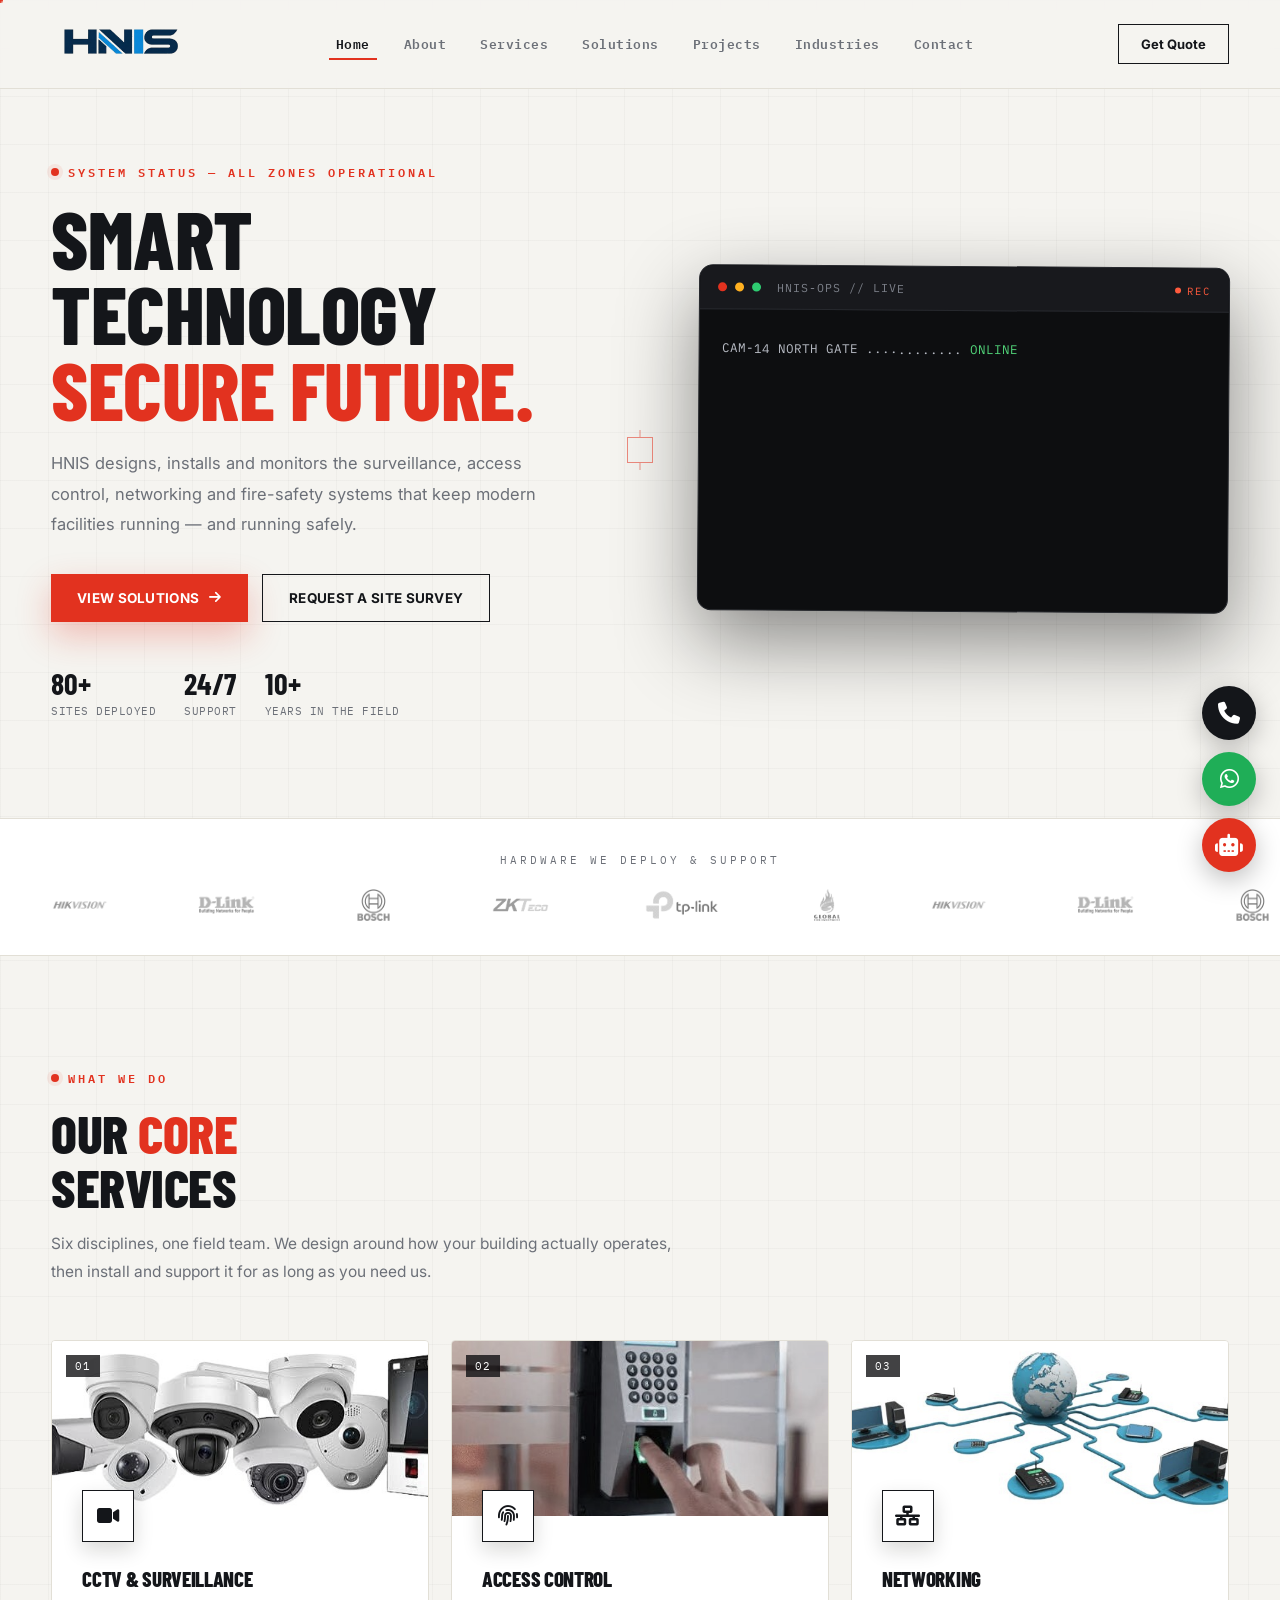
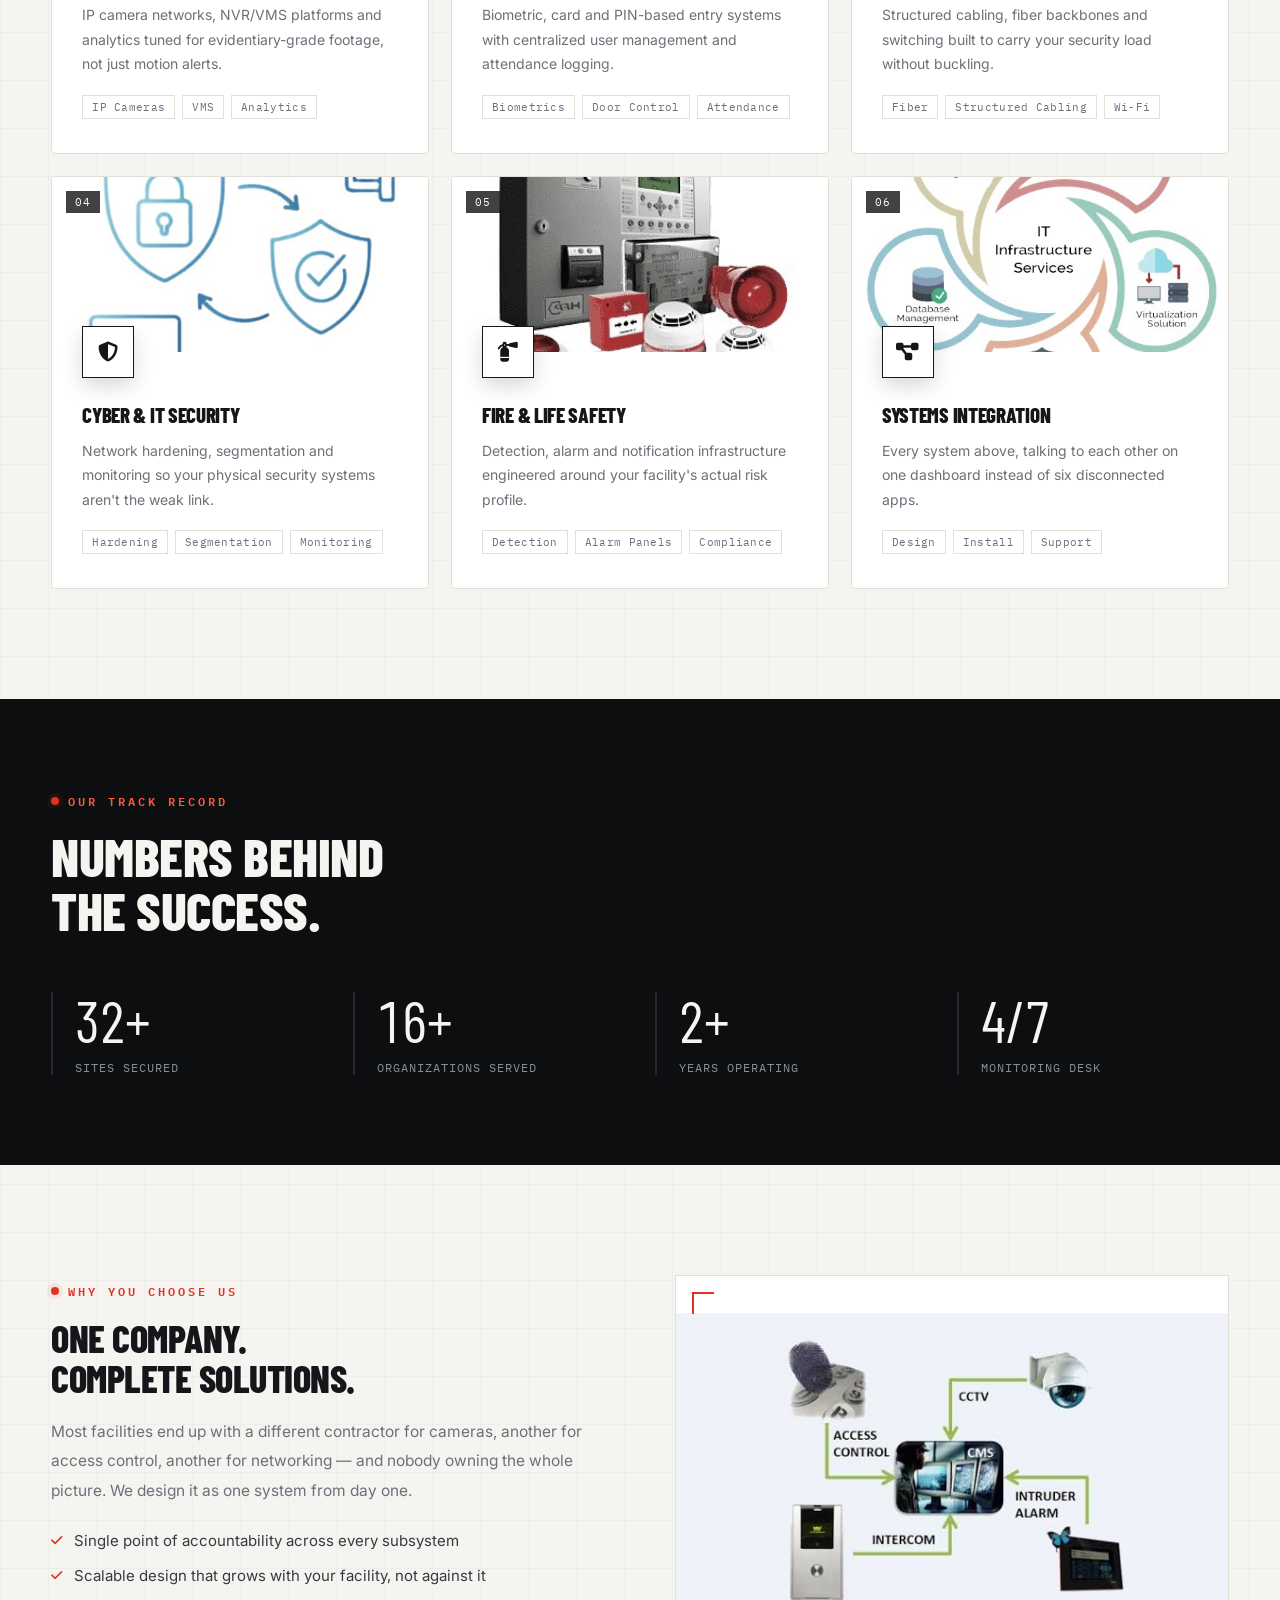
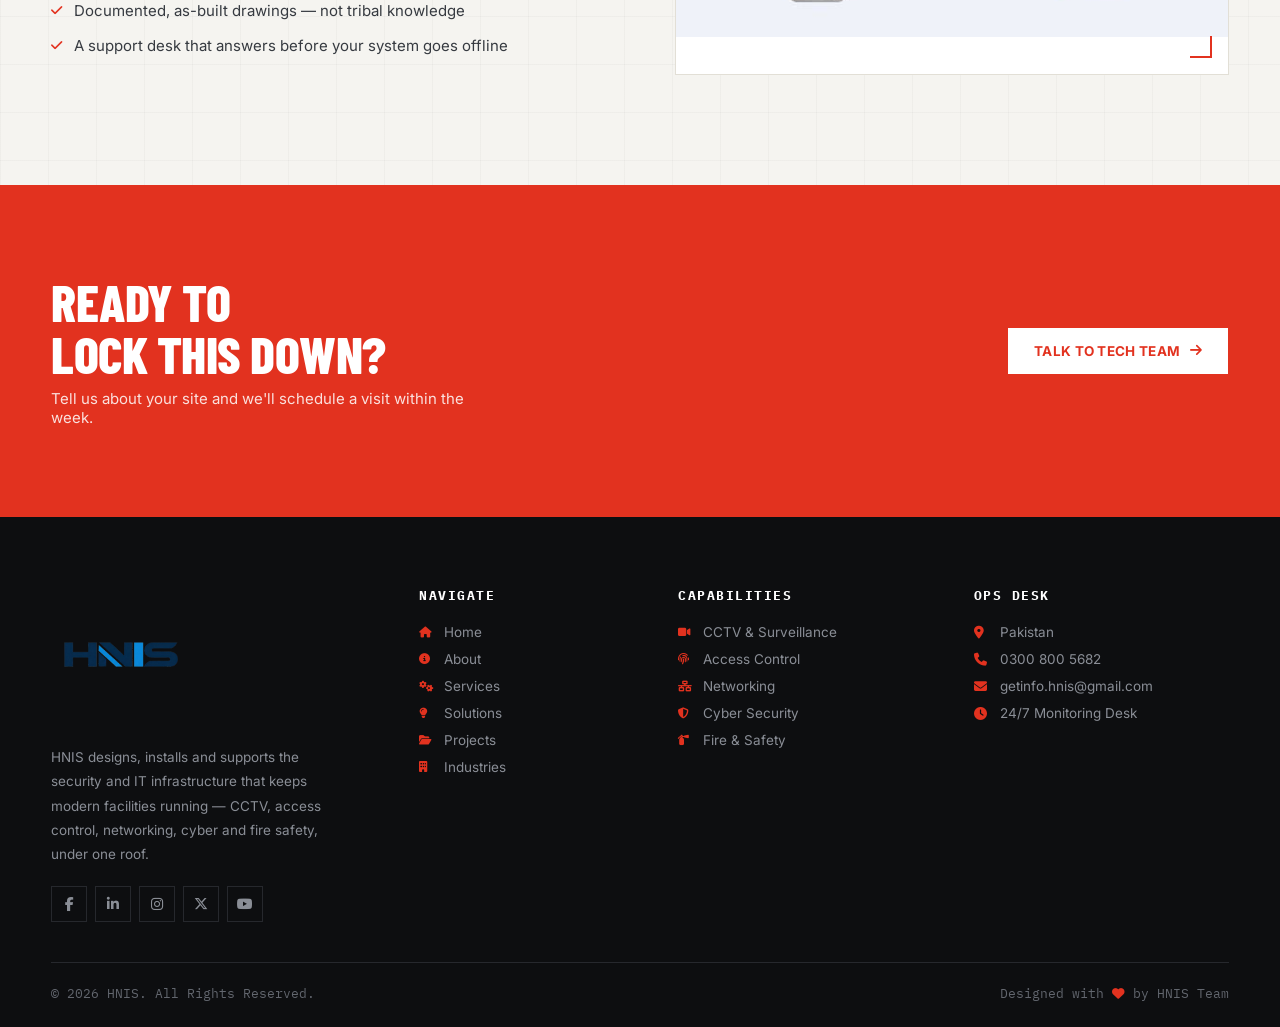
<file: index.html>
<!DOCTYPE html>
<html lang="en"><head>
<meta charset="UTF-8"><meta name="viewport" content="width=device-width, initial-scale=1.0">
<title>HNIS | Security & IT Systems Integrator in Pakistan</title>
<meta name="description" content="HNIS designs, installs and monitors CCTV, access control, networking, cyber security and fire safety systems for facilities across Pakistan. 24/7 monitoring desk.">
<meta name="keywords" content="security systems Pakistan, CCTV installation Pakistan, access control systems, IT security company Pakistan, fire alarm installation, HNIS, network infrastructure Pakistan">
<meta name="robots" content="index, follow">
<meta name="author" content="HNIS">
<link rel="canonical" href="https://hni-s.github.io/">
<meta property="og:type" content="website">
<meta property="og:site_name" content="HNIS">
<meta property="og:title" content="HNIS | Security & IT Systems Integrator in Pakistan">
<meta property="og:description" content="HNIS designs, installs and monitors CCTV, access control, networking, cyber security and fire safety systems for facilities across Pakistan. 24/7 monitoring desk.">
<meta property="og:url" content="https://hni-s.github.io/">
<meta property="og:image" content="https://hni-s.github.io/images/logo.png">
<meta property="og:locale" content="en_PK">
<meta name="twitter:card" content="summary_large_image">
<meta name="twitter:title" content="HNIS | Security & IT Systems Integrator in Pakistan">
<meta name="twitter:description" content="HNIS designs, installs and monitors CCTV, access control, networking, cyber security and fire safety systems for facilities across Pakistan. 24/7 monitoring desk.">
<meta name="twitter:image" content="https://hni-s.github.io/images/logo.png">
<meta name="geo.region" content="PK">
<meta name="geo.placename" content="Pakistan">
<link rel="icon" href="images/logo.png">
<link rel="preconnect" href="https://fonts.googleapis.com"><link rel="preconnect" href="https://fonts.gstatic.com" crossorigin>
<link href="https://fonts.googleapis.com/css2?family=Inter:wght@400;500;600;700;800&family=Barlow+Condensed:wght@600;700;800;900&family=IBM+Plex+Mono:wght@400;500;600&display=swap" rel="stylesheet">
<link rel="stylesheet" href="https://cdnjs.cloudflare.com/ajax/libs/font-awesome/6.5.2/css/all.min.css">
<link rel="stylesheet" href="css/style.css">
<script type="application/ld+json">
{
  "@context": "https://schema.org",
  "@type": "ProfessionalService",
  "@id": "https://hni-s.github.io/#organization",
  "name": "HNIS - HN Integrated Solutions",
  "alternateName": "HNIS",
  "url": "https://hni-s.github.io/",
  "logo": "https://hni-s.github.io/images/logo.png",
  "image": "https://hni-s.github.io/images/logo.png",
  "description": "HNIS designs, installs and monitors CCTV, access control, networking, cyber security and fire safety systems for facilities across Pakistan.",
  "telephone": "+92-300-8005682",
  "email": "getinfo.hnis@gmail.com",
  "priceRange": "$$",
  "address": {
    "@type": "PostalAddress",
    "addressCountry": "PK"
  },
  "areaServed": {
    "@type": "Country",
    "name": "Pakistan"
  },
  "sameAs": []
}
</script>
</head>
<body>

<header>
  <div class="container">
    <nav>
      <a class="logo" href="index.html">
        <img src="images/logo.png" alt="HNIS Logo">
        <span class="logo-text">HNIS</span>
      </a>
      <ul class="nav-links" id="navLinks">
        <li><a href="index.html" class="active">Home</a></li>
        <li><a href="about.html">About</a></li>
        <li><a href="services.html">Services</a></li>
        <li><a href="solutions.html">Solutions</a></li>
        <li><a href="projects.html">Projects</a></li>
        <li><a href="industries.html">Industries</a></li>
        <li><a href="contact.html">Contact</a></li>
      </ul>
      <a class="nav-btn" href="contact.html">Get Quote</a>
      <div class="menu" id="menu"><i class="fa-solid fa-bars"></i></div>
    </nav>
  </div>
</header>

<!-- ===== HERO ===== -->
<section class="hero">
  <div class="container">
    <div class="hero-grid">
      <div class="reveal">
        <div class="eyebrow">System Status — All Zones Operational</div>
        <h1>SMART<br>TECHNOLOGY<br><span>SECURE FUTURE.</span></h1>
        <p class="hero-sub">HNIS designs, installs and monitors the surveillance, access control, networking and fire-safety systems that keep modern facilities running — and running safely.</p>
        <div class="hero-actions">
          <a href="services.html" class="btn primary">View Solutions
 <i class="fa-solid fa-arrow-right"></i></a>
          <a href="contact.html" class="btn outline">Request a Site Survey</a>
        </div>
        <div class="stat-chips">
          <div class="stat-chip"><strong>80+</strong><span>Sites Deployed</span></div>
          <div class="stat-chip"><strong>24/7</strong><span>Support</span></div>
          <div class="stat-chip"><strong>10+</strong><span>Years in the Field</span></div>
        </div>
      </div>
      <div class="reveal">
        <div class="monitor">
          <div class="monitor-bar">
            <span class="monitor-dot red"></span>
            <span class="monitor-dot amber"></span>
            <span class="monitor-dot green"></span>
            <span class="monitor-title">HNIS-OPS // LIVE</span>
            <span class="monitor-rec">REC</span>
          </div>
          <div class="monitor-body" id="liveFeed"></div>
        </div>
      </div>
    </div>
  </div>
</section>

<!-- ===== MARQUEE ===== -->
<div class="marquee-wrap">
  <div class="marquee-label">Hardware We Deploy &amp; Support</div>
  <div class="container">
    <div class="marquee-track">
      <img src="images/logo4.png" alt="Hikvision">
      <img src="images/logo5.png" alt="D-Link">
      <img src="images/logo6.png" alt="Bosch">
      <img src="images/logo7.png" alt="ZKTeco">
      <img src="images/logo8.png" alt="TP-Link">
      <img src="images/logo10.png" alt="Global Fire Equipment">
    </div>
  </div>
</div>

<!-- ===== SERVICES ===== -->
<section>
  <div class="container">
    <div class="section-head reveal">
      <div class="eyebrow">What We DO</div>
      <h2>Our <em>Core</em><br>Services</h2>
      <p>Six disciplines, one field team. We design around how your building actually operates, then install and support it for as long as you need us.</p>
    </div>
    <div class="badge-grid three">
      <div class="badge-card reveal">
        <span class="tag-num">01</span>
        <div class="badge-photo"><img src="images/cctv.jpg" alt="CCTV & Surveillance"></div>
        <div class="badge-icon"><i class="fa-solid fa-video"></i></div>
        <h3>CCTV &amp; Surveillance</h3>
        <p>IP camera networks, NVR/VMS platforms and analytics tuned for evidentiary-grade footage, not just motion alerts.</p>
        <div class="tags"><span>IP Cameras</span><span>VMS</span><span>Analytics</span></div>
      </div>
      <div class="badge-card reveal">
        <span class="tag-num">02</span>
        <div class="badge-photo"><img src="images/access-control.jpg" alt="Access Control"></div>
        <div class="badge-icon"><i class="fa-solid fa-fingerprint"></i></div>
        <h3>Access Control</h3>
        <p>Biometric, card and PIN-based entry systems with centralized user management and attendance logging.</p>
        <div class="tags"><span>Biometrics</span><span>Door Control</span><span>Attendance</span></div>
      </div>
      <div class="badge-card reveal">
        <span class="tag-num">03</span>
        <div class="badge-photo"><img src="images/network.jpg" alt="Networking"></div>
        <div class="badge-icon"><i class="fa-solid fa-network-wired"></i></div>
        <h3>Networking</h3>
        <p>Structured cabling, fiber backbones and switching built to carry your security load without buckling.</p>
        <div class="tags"><span>Fiber</span><span>Structured Cabling</span><span>Wi-Fi</span></div>
      </div>
      <div class="badge-card reveal">
        <span class="tag-num">04</span>
        <div class="badge-photo"><img src="images/cyber-security.jpg" alt="Cyber & IT Security"></div>
        <div class="badge-icon"><i class="fa-solid fa-shield-halved"></i></div>
        <h3>Cyber &amp; IT Security</h3>
        <p>Network hardening, segmentation and monitoring so your physical security systems aren't the weak link.</p>
        <div class="tags"><span>Hardening</span><span>Segmentation</span><span>Monitoring</span></div>
      </div>
      <div class="badge-card reveal">
        <span class="tag-num">05</span>
        <div class="badge-photo"><img src="images/fire-safety.jpg" alt="Fire & Life Safety"></div>
        <div class="badge-icon"><i class="fa-solid fa-fire-extinguisher"></i></div>
        <h3>Fire &amp; Life Safety</h3>
        <p>Detection, alarm and notification infrastructure engineered around your facility's actual risk profile.</p>
        <div class="tags"><span>Detection</span><span>Alarm Panels</span><span>Compliance</span></div>
      </div>
      <div class="badge-card reveal">
        <span class="tag-num">06</span>
        <div class="badge-photo"><img src="images/it-infrastructure.jpg" alt="Systems Integration"></div>
        <div class="badge-icon"><i class="fa-solid fa-diagram-project"></i></div>
        <h3>Systems Integration</h3>
        <p>Every system above, talking to each other on one dashboard instead of six disconnected apps.</p>
        <div class="tags"><span>Design</span><span>Install</span><span>Support</span></div>
      </div>
    </div>
  </div>
</section>

<!-- ===== DARK STATS BAND ===== -->
<section class="dark-band">
  <div class="container">
    <div class="section-head reveal">
      <div class="eyebrow">Our Track Record</div>
      <h2>Numbers Behind<br>The Success.</h2>
    </div>
    <div class="stats-grid" id="statsGrid">
      <div class="stat-lg reveal" data-count="80" data-suffix="+"><div class="stat-number">0+</div><p>Sites Secured</p></div>
      <div class="stat-lg reveal" data-count="50" data-suffix="+"><div class="stat-number">0+</div><p>Organizations Served</p></div>
      <div class="stat-lg reveal" data-count="10" data-suffix="+"><div class="stat-number">0+</div><p>Years Operating</p></div>
      <div class="stat-lg reveal" data-count="24" data-suffix="/7"><div class="stat-number">0/7</div><p>Monitoring Desk</p></div>
    </div>
  </div>
</section>

<!-- ===== WHY HNIS ===== -->
<section>
  <div class="container split">
    <div class="reveal">
      <div class="eyebrow">Why You Choose Us</div>
      <h2 style="font-size:38px;text-transform:uppercase;color:var(--ink);line-height:1.05">One Company.<br>Complete Solutions.</h2>
      <p class="lead" style="margin-top:18px">Most facilities end up with a different contractor for cameras, another for access control, another for networking — and nobody owning the whole picture. We design it as one system from day one.</p>
      <ul class="checks">
        <li><i class="fa-solid fa-check"></i>Single point of accountability across every subsystem</li>
        <li><i class="fa-solid fa-check"></i>Scalable design that grows with your facility, not against it</li>
        <li><i class="fa-solid fa-check"></i>Documented, as-built drawings — not tribal knowledge</li>
        <li><i class="fa-solid fa-check"></i>A support desk that answers before your system goes offline</li>
      </ul>
    </div>
    <div class="visual reveal" style="min-height:400px;padding:0;">
      <div class="visual-corner tl"></div>
      <div class="visual-corner br"></div>
      <img src="images/integrated-access.jpg" alt="Integrated access systems" style="width:100%;height:100%;object-fit:cover;">
    </div>
  </div>
</section>

<!-- ===== CTA ===== -->
<section class="cta-band">
  <div class="container cta-band-inner">
    <div class="reveal">
      <h2>Ready To<br>Lock This Down?</h2>
      <p>Tell us about your site and we'll schedule a visit within the week.</p>
    </div>
    <a href="contact.html" class="btn primary reveal">Talk To Tech Team <i class="fa-solid fa-arrow-right"></i></a>
  </div>
</section>

<!-- ===== FOOTER ===== -->
<footer>
  <div class="container">
    <div class="footer-grid">
      <div class="footer-brand">
        <div class="footer-logo"><img src="images/logo.png" alt="HNIS Logo"></div>
        <p class="brand-desc">HNIS designs, installs and supports the security and IT infrastructure that keeps modern facilities running — CCTV, access control, networking, cyber and fire safety, under one roof.</p>
        <div class="footer-social">
          <a href="#" title="Facebook"><i class="fa-brands fa-facebook-f"></i></a>
          <a href="#" title="LinkedIn"><i class="fa-brands fa-linkedin-in"></i></a>
          <a href="#" title="Instagram"><i class="fa-brands fa-instagram"></i></a>
          <a href="#" title="Twitter"><i class="fa-brands fa-x-twitter"></i></a>
          <a href="#" title="YouTube"><i class="fa-brands fa-youtube"></i></a>
        </div>
      </div>
      <div class="footer-links">
        <h4>Navigate</h4>
        <ul>
          <li><a href="index.html"><i class="fa-solid fa-house"></i> Home</a></li>
          <li><a href="about.html"><i class="fa-solid fa-info-circle"></i> About</a></li>
          <li><a href="services.html"><i class="fa-solid fa-cogs"></i> Services</a></li>
          <li><a href="solutions.html"><i class="fa-solid fa-lightbulb"></i> Solutions</a></li>
          <li><a href="projects.html"><i class="fa-solid fa-folder-open"></i> Projects</a></li>
          <li><a href="industries.html"><i class="fa-solid fa-building"></i> Industries</a></li>
        </ul>
      </div>
      <div class="footer-links">
        <h4>Capabilities</h4>
        <ul>
          <li><a href="services.html"><i class="fa-solid fa-video"></i> CCTV &amp; Surveillance</a></li>
          <li><a href="services.html"><i class="fa-solid fa-fingerprint"></i> Access Control</a></li>
          <li><a href="services.html"><i class="fa-solid fa-network-wired"></i> Networking</a></li>
          <li><a href="services.html"><i class="fa-solid fa-shield-halved"></i> Cyber Security</a></li>
          <li><a href="services.html"><i class="fa-solid fa-fire-extinguisher"></i> Fire &amp; Safety</a></li>
        </ul>
      </div>
      <div class="footer-links">
        <h4>Ops Desk</h4>
        <ul class="contact-info-list">
          <li><i class="fa-solid fa-location-dot"></i> <span>Pakistan</span></li>
          <li><i class="fa-solid fa-phone"></i> <span><a href="tel:+923008005682" style="color:inherit">0300 800 5682</a></span></li>
          <li><i class="fa-solid fa-envelope"></i> <span><a href="mailto:getinfo.hnis@gmail.com" style="color:inherit">getinfo.hnis@gmail.com</a></span></li>
          <li><i class="fa-solid fa-clock"></i> <span>24/7 Monitoring Desk</span></li>
        </ul>
      </div>
    </div>
    <div class="copyright">
      <span>© <span data-year>2026</span> HNIS. All Rights Reserved.</span>
      <span>Designed with <i class="fa-solid fa-heart"></i> by HNIS Team</span>
    </div>
  </div>
</footer>

<div class="fab-container">
  <a href="tel:+923008005682" class="fab fab-phone" title="Call Us"><i class="fa-solid fa-phone"></i><span class="fab-tooltip">Call Us</span></a>
  <a href="https://wa.me/923008005682" class="fab fab-whatsapp" title="WhatsApp" target="_blank"><i class="fa-brands fa-whatsapp"></i><span class="fab-tooltip">WhatsApp</span></a>
  <a href="#" class="fab fab-ai" id="aiAssistantBtn" title="Ask HNIS"><i class="fa-solid fa-robot"></i><span class="fab-tooltip">Ask HNIS</span></a>
</div>

<script src="js/script.js"></script>
</body>
</html>
</file>
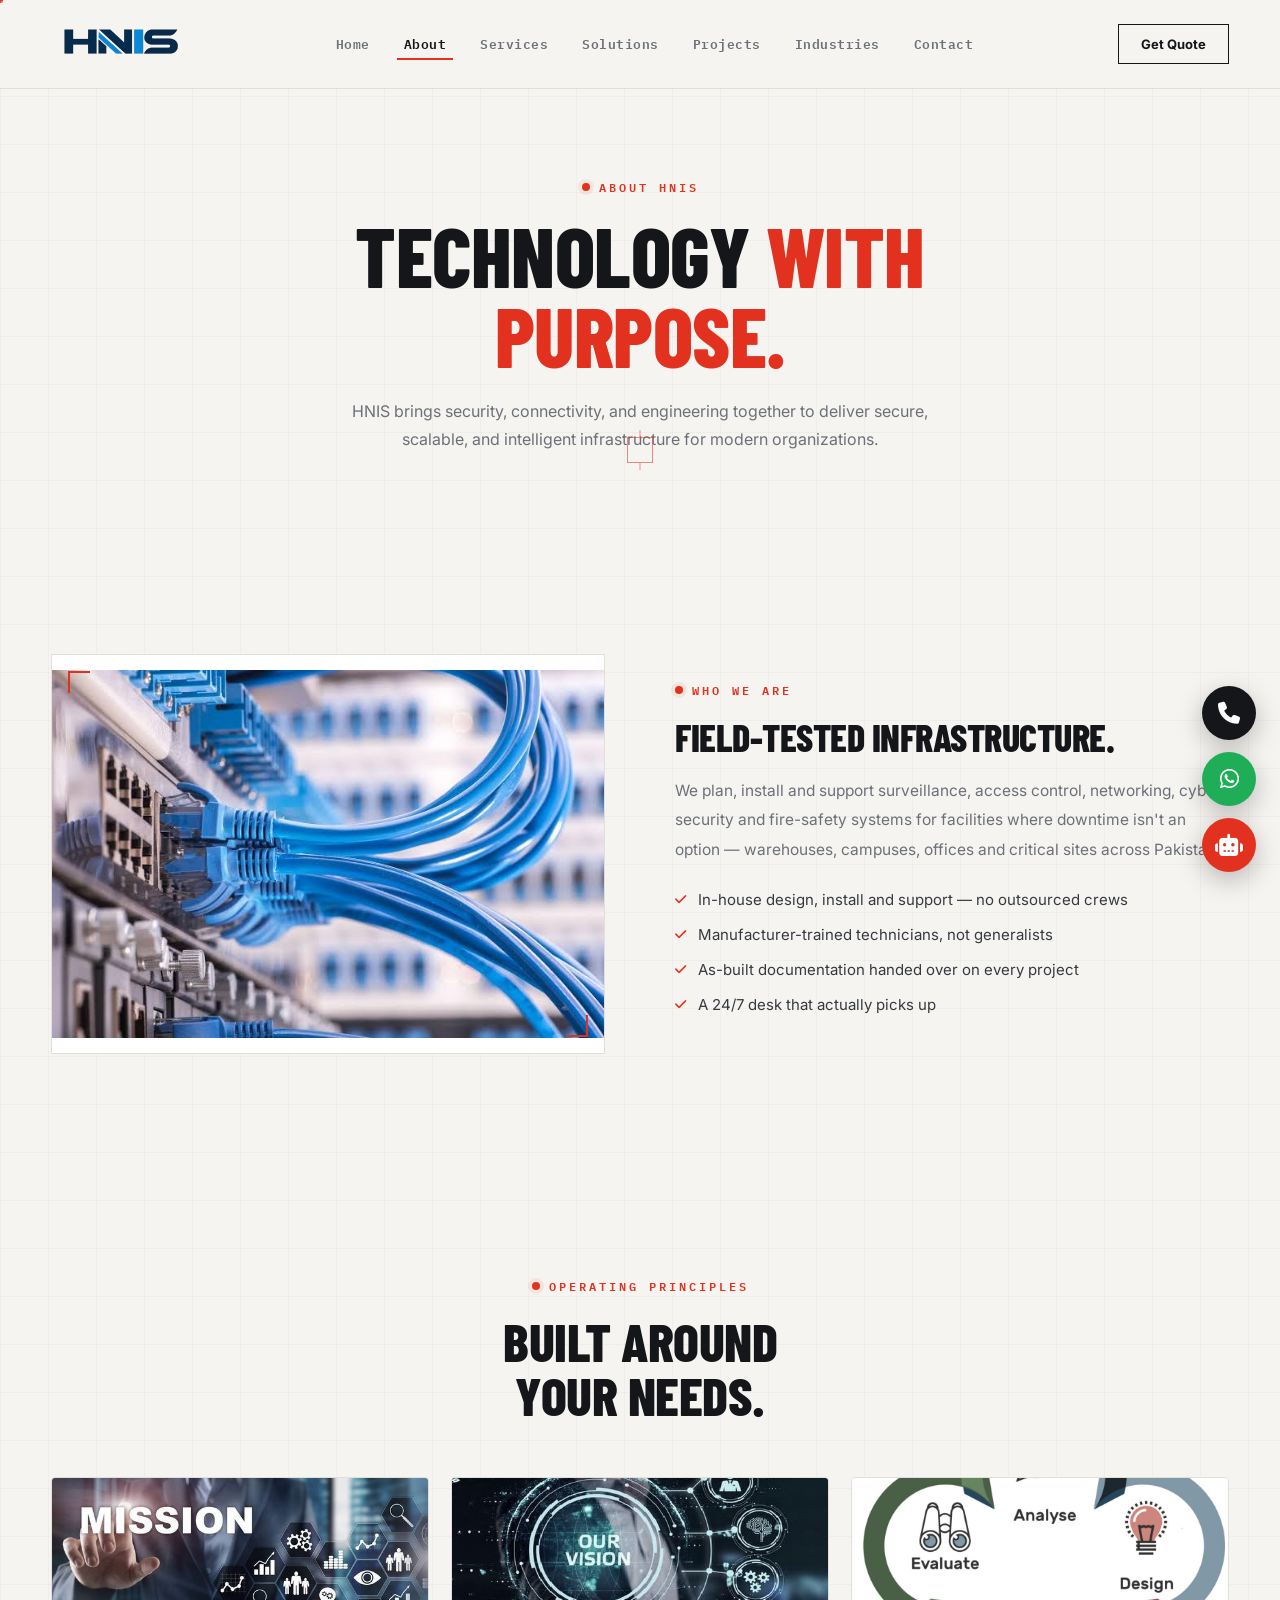
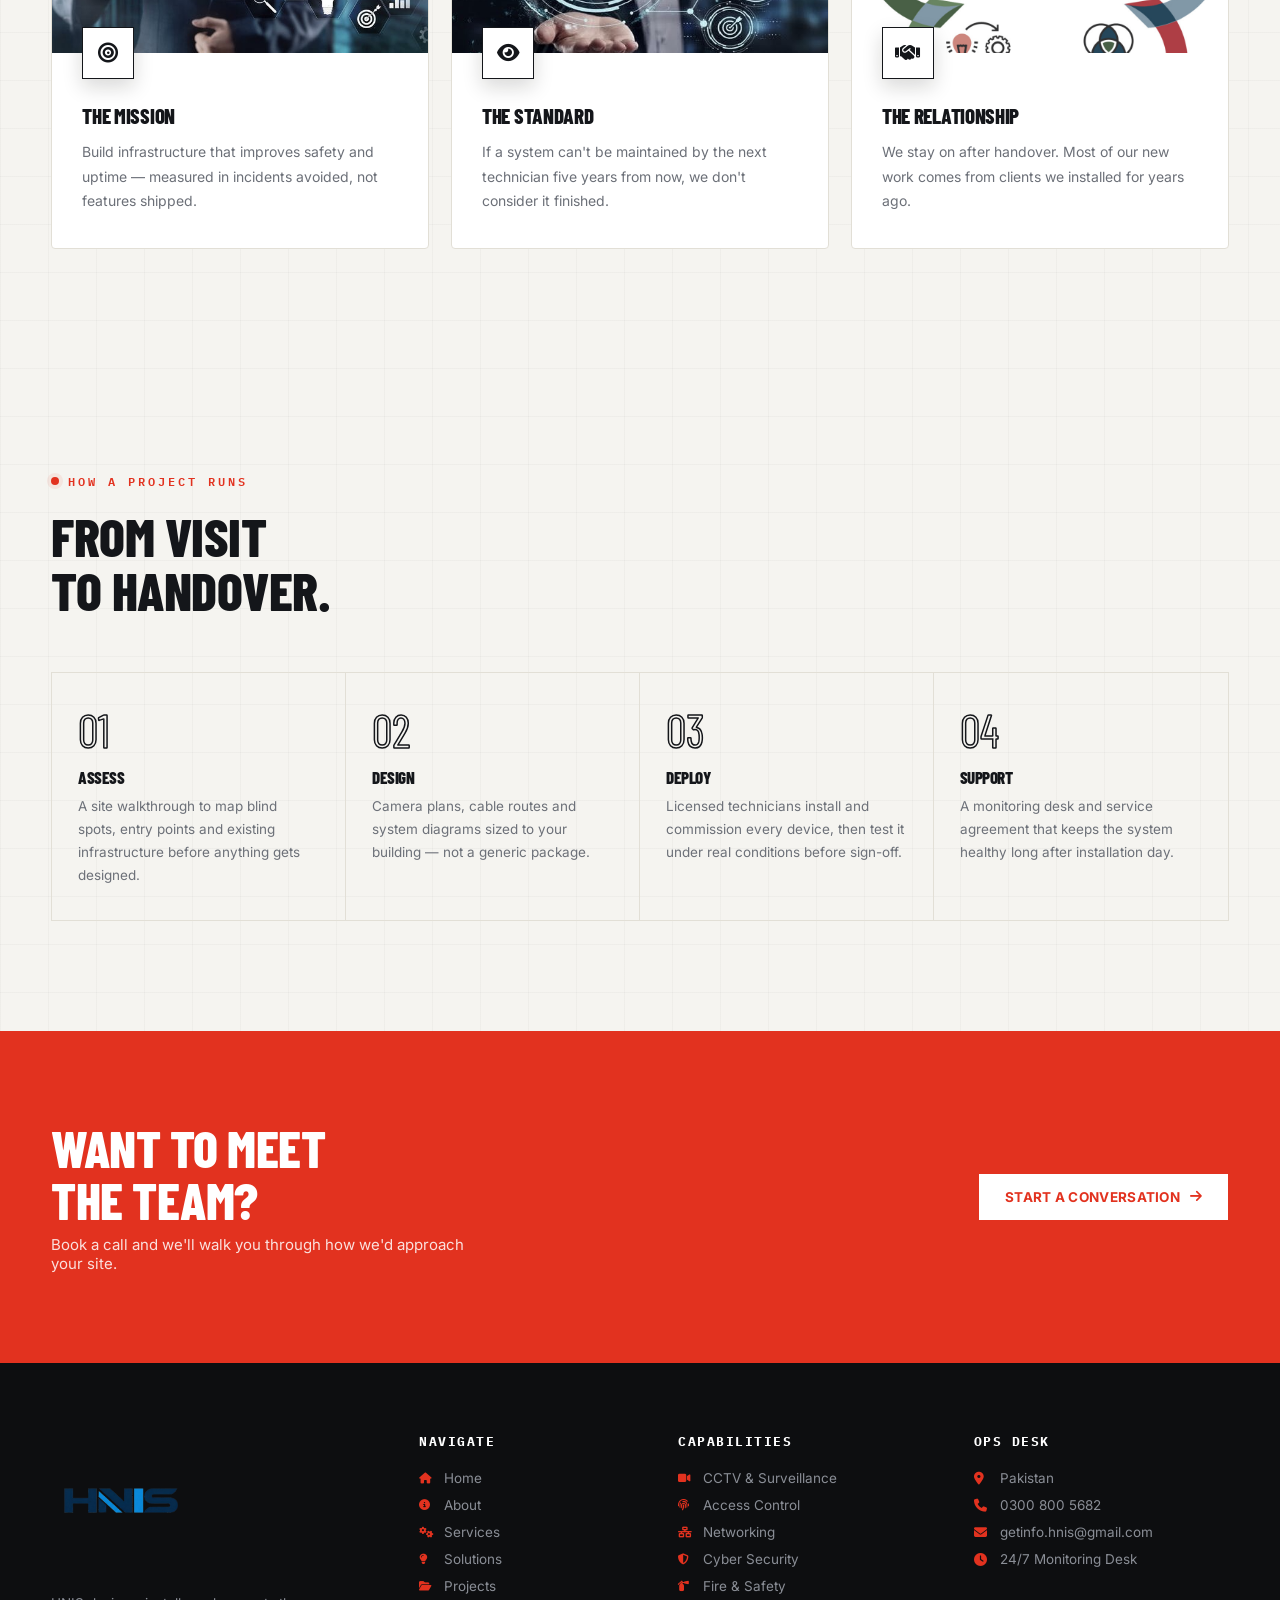
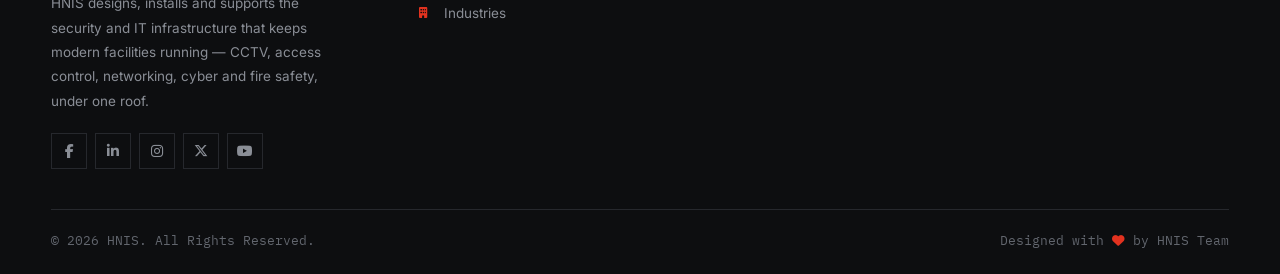
<file: about.html>
<!DOCTYPE html>
<html lang="en"><head>
<meta charset="UTF-8"><meta name="viewport" content="width=device-width, initial-scale=1.0">
<title>About HNIS | Security & IT Integration Team, Pakistan</title>
<meta name="description" content="HNIS is a Pakistan-based security and IT integration company built by field technicians. Our mission, process and why facilities trust us long-term.">
<meta name="keywords" content="about HNIS, security integrator Pakistan, IT infrastructure company Pakistan, security systems team">
<meta name="robots" content="index, follow">
<meta name="author" content="HNIS">
<link rel="canonical" href="https://hni-s.github.io/about.html">
<meta property="og:type" content="website">
<meta property="og:site_name" content="HNIS">
<meta property="og:title" content="About HNIS | Security & IT Integration Team, Pakistan">
<meta property="og:description" content="HNIS is a Pakistan-based security and IT integration company built by field technicians. Our mission, process and why facilities trust us long-term.">
<meta property="og:url" content="https://hni-s.github.io/about.html">
<meta property="og:image" content="https://hni-s.github.io/images/logo.png">
<meta property="og:locale" content="en_PK">
<meta name="twitter:card" content="summary_large_image">
<meta name="twitter:title" content="About HNIS | Security & IT Integration Team, Pakistan">
<meta name="twitter:description" content="HNIS is a Pakistan-based security and IT integration company built by field technicians. Our mission, process and why facilities trust us long-term.">
<meta name="twitter:image" content="https://hni-s.github.io/images/logo.png">
<meta name="geo.region" content="PK">
<meta name="geo.placename" content="Pakistan">
<link rel="icon" href="images/logo.png">
<link rel="preconnect" href="https://fonts.googleapis.com"><link rel="preconnect" href="https://fonts.gstatic.com" crossorigin>
<link href="https://fonts.googleapis.com/css2?family=Inter:wght@400;500;600;700;800&family=Barlow+Condensed:wght@600;700;800;900&family=IBM+Plex+Mono:wght@400;500;600&display=swap" rel="stylesheet">
<link rel="stylesheet" href="https://cdnjs.cloudflare.com/ajax/libs/font-awesome/6.5.2/css/all.min.css">
<link rel="stylesheet" href="css/style.css">
<script type="application/ld+json">
{
  "@context": "https://schema.org",
  "@type": "ProfessionalService",
  "@id": "https://hni-s.github.io/#organization",
  "name": "HNIS - HN Integrated Solutions",
  "alternateName": "HNIS",
  "url": "https://hni-s.github.io/",
  "logo": "https://hni-s.github.io/images/logo.png",
  "image": "https://hni-s.github.io/images/logo.png",
  "description": "HNIS designs, installs and monitors CCTV, access control, networking, cyber security and fire safety systems for facilities across Pakistan.",
  "telephone": "+92-300-8005682",
  "email": "getinfo.hnis@gmail.com",
  "priceRange": "$$",
  "address": {
    "@type": "PostalAddress",
    "addressCountry": "PK"
  },
  "areaServed": {
    "@type": "Country",
    "name": "Pakistan"
  },
  "sameAs": []
}
</script>
</head><body>
<header><div class="container"><nav>
<a class="logo" href="index.html"><img src="images/logo.png" alt="HNIS Logo"><span class="logo-text">HNIS</span></a>
<ul class="nav-links" id="navLinks">
<li><a href="index.html">Home</a></li>
<li><a href="about.html" class="active">About</a></li>
<li><a href="services.html">Services</a></li>
<li><a href="solutions.html">Solutions</a></li>
<li><a href="projects.html">Projects</a></li>
<li><a href="industries.html">Industries</a></li>
<li><a href="contact.html">Contact</a></li>
</ul>
<a class="nav-btn" href="contact.html">Get Quote</a>
<div class="menu" id="menu"><i class="fa-solid fa-bars"></i></div>
</nav></div></header>

<section class="page-hero">
  <div class="container page-hero-inner">
    <div class="eyebrow">ABOUT HNIS</div>
    <h1>Technology <span>WITH<br>PURPOSE.</span></h1>
    <p>HNIS brings security, connectivity, and engineering together to deliver secure, scalable, and intelligent infrastructure for modern organizations.</p>
  </div>
</section>

<section>
  <div class="container split">
    <div class="visual reveal" style="min-height:400px;padding:0;">
      <div class="visual-corner tl"></div>
      <div class="visual-corner br"></div>
      <img src="images/network-infrastructure.jpg" alt="HNIS network infrastructure" style="width:100%;height:100%;object-fit:cover;">
    </div>
    <div class="reveal">
      <div class="eyebrow">Who We Are</div>
      <h2 style="font-size:38px;text-transform:uppercase;color:var(--ink);line-height:1.05">Field-Tested Infrastructure.</h2>
      <p class="lead" style="margin-top:18px">We plan, install and support surveillance, access control, networking, cyber security and fire-safety systems for facilities where downtime isn't an option — warehouses, campuses, offices and critical sites across Pakistan.</p>
      <ul class="checks">
        <li><i class="fa-solid fa-check"></i>In-house design, install and support — no outsourced crews</li>
        <li><i class="fa-solid fa-check"></i>Manufacturer-trained technicians, not generalists</li>
        <li><i class="fa-solid fa-check"></i>As-built documentation handed over on every project</li>
        <li><i class="fa-solid fa-check"></i>A 24/7 desk that actually picks up</li>
      </ul>
    </div>
  </div>
</section>

<section>
  <div class="container">
    <div class="section-head center reveal" style="margin-left:auto;margin-right:auto">
      <div class="eyebrow" style="justify-content:center">Operating Principles</div>
      <h2>BUILT AROUND<br>YOUR NEEDS.</h2>
    </div>
    <div class="badge-grid three">
      <div class="badge-card reveal">
        <div class="badge-photo"><img src="images/mission.jpg" alt="The Mission"></div>
        <div class="badge-icon"><i class="fa-solid fa-bullseye"></i></div>
        <h3>The Mission</h3>
        <p>Build infrastructure that improves safety and uptime — measured in incidents avoided, not features shipped.</p>
      </div>
      <div class="badge-card reveal">
        <div class="badge-photo"><img src="images/vision.jpg" alt="The Standard"></div>
        <div class="badge-icon"><i class="fa-solid fa-eye"></i></div>
        <h3>The Standard</h3>
        <p>If a system can't be maintained by the next technician five years from now, we don't consider it finished.</p>
      </div>
      <div class="badge-card reveal">
        <div class="badge-photo"><img src="images/approach.jpg" alt="The Relationship"></div>
        <div class="badge-icon"><i class="fa-solid fa-handshake"></i></div>
        <h3>The Relationship</h3>
        <p>We stay on after handover. Most of our new work comes from clients we installed for years ago.</p>
      </div>
    </div>
  </div>
</section>

<section>
  <div class="container">
    <div class="section-head reveal">
      <div class="eyebrow">How A Project Runs</div>
      <h2>From Visit <br>To Handover.</h2>
    </div>
    <div class="process-strip reveal">
      <div class="process-step">
        <div class="num">01</div>
        <h4>Assess</h4>
        <p>A site walkthrough to map blind spots, entry points and existing infrastructure before anything gets designed.</p>
      </div>
      <div class="process-step">
        <div class="num">02</div>
        <h4>Design</h4>
        <p>Camera plans, cable routes and system diagrams sized to your building — not a generic package.</p>
      </div>
      <div class="process-step">
        <div class="num">03</div>
        <h4>Deploy</h4>
        <p>Licensed technicians install and commission every device, then test it under real conditions before sign-off.</p>
      </div>
      <div class="process-step">
        <div class="num">04</div>
        <h4>Support</h4>
        <p>A monitoring desk and service agreement that keeps the system healthy long after installation day.</p>
      </div>
    </div>
  </div>
</section>

<section class="cta-band">
  <div class="container cta-band-inner">
    <div class="reveal">
      <h2>Want To Meet<br>The Team?</h2>
      <p>Book a call and we'll walk you through how we'd approach your site.</p>
    </div>
    <a href="contact.html" class="btn primary reveal">Start a Conversation <i class="fa-solid fa-arrow-right"></i></a>
  </div>
</section>

<footer><div class="container"><div class="footer-grid">
<div class="footer-brand">
  <div class="footer-logo"><img src="images/logo.png" alt="HNIS Logo"></div>
  <p class="brand-desc">HNIS designs, installs and supports the security and IT infrastructure that keeps modern facilities running — CCTV, access control, networking, cyber and fire safety, under one roof.</p>
  <div class="footer-social">
    <a href="#" title="Facebook"><i class="fa-brands fa-facebook-f"></i></a>
    <a href="#" title="LinkedIn"><i class="fa-brands fa-linkedin-in"></i></a>
    <a href="#" title="Instagram"><i class="fa-brands fa-instagram"></i></a>
    <a href="#" title="Twitter"><i class="fa-brands fa-x-twitter"></i></a>
    <a href="#" title="YouTube"><i class="fa-brands fa-youtube"></i></a>
  </div>
</div>
<div class="footer-links"><h4>Navigate</h4><ul>
  <li><a href="index.html"><i class="fa-solid fa-house"></i> Home</a></li>
  <li><a href="about.html"><i class="fa-solid fa-info-circle"></i> About</a></li>
  <li><a href="services.html"><i class="fa-solid fa-cogs"></i> Services</a></li>
  <li><a href="solutions.html"><i class="fa-solid fa-lightbulb"></i> Solutions</a></li>
  <li><a href="projects.html"><i class="fa-solid fa-folder-open"></i> Projects</a></li>
  <li><a href="industries.html"><i class="fa-solid fa-building"></i> Industries</a></li>
</ul></div>
<div class="footer-links"><h4>Capabilities</h4><ul>
  <li><a href="services.html"><i class="fa-solid fa-video"></i> CCTV &amp; Surveillance</a></li>
  <li><a href="services.html"><i class="fa-solid fa-fingerprint"></i> Access Control</a></li>
  <li><a href="services.html"><i class="fa-solid fa-network-wired"></i> Networking</a></li>
  <li><a href="services.html"><i class="fa-solid fa-shield-halved"></i> Cyber Security</a></li>
  <li><a href="services.html"><i class="fa-solid fa-fire-extinguisher"></i> Fire &amp; Safety</a></li>
</ul></div>
<div class="footer-links"><h4>Ops Desk</h4><ul class="contact-info-list">
  <li><i class="fa-solid fa-location-dot"></i> <span>Pakistan</span></li>
  <li><i class="fa-solid fa-phone"></i> <span><a href="tel:+923008005682" style="color:inherit">0300 800 5682</a></span></li>
  <li><i class="fa-solid fa-envelope"></i> <span><a href="mailto:getinfo.hnis@gmail.com" style="color:inherit">getinfo.hnis@gmail.com</a></span></li>
  <li><i class="fa-solid fa-clock"></i> <span>24/7 Monitoring Desk</span></li>
</ul></div>
</div>
<div class="copyright">
  <span>© <span data-year>2026</span> HNIS. All Rights Reserved.</span>
  <span>Designed with <i class="fa-solid fa-heart"></i> by HNIS Team</span>
</div>
</div></footer>

<div class="fab-container">
  <a href="tel:+923008005682" class="fab fab-phone" title="Call Us"><i class="fa-solid fa-phone"></i><span class="fab-tooltip">Call Us</span></a>
  <a href="https://wa.me/923008005682" class="fab fab-whatsapp" title="WhatsApp" target="_blank"><i class="fa-brands fa-whatsapp"></i><span class="fab-tooltip">WhatsApp</span></a>
  <a href="#" class="fab fab-ai" id="aiAssistantBtn" title="Ask HNIS"><i class="fa-solid fa-robot"></i><span class="fab-tooltip">Ask HNIS</span></a>
</div>
<script src="js/script.js"></script></body></html>
</file>
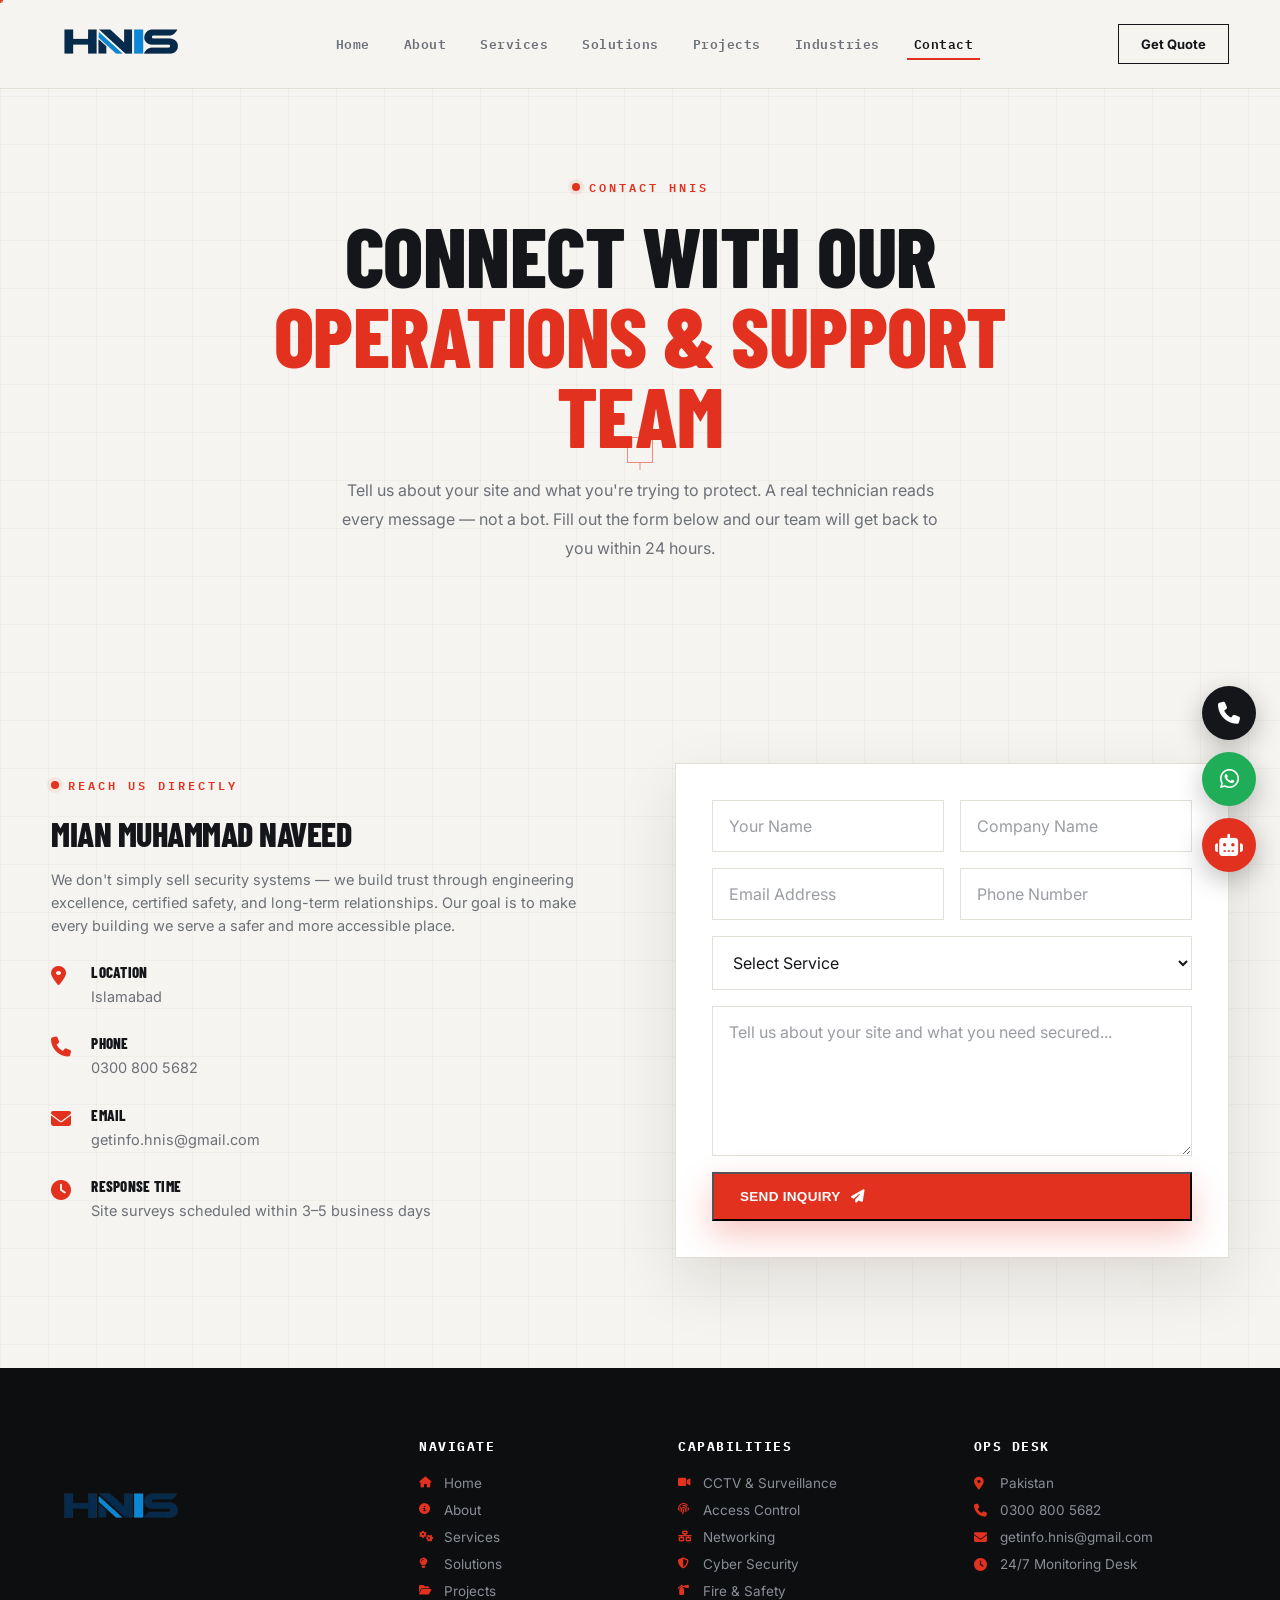
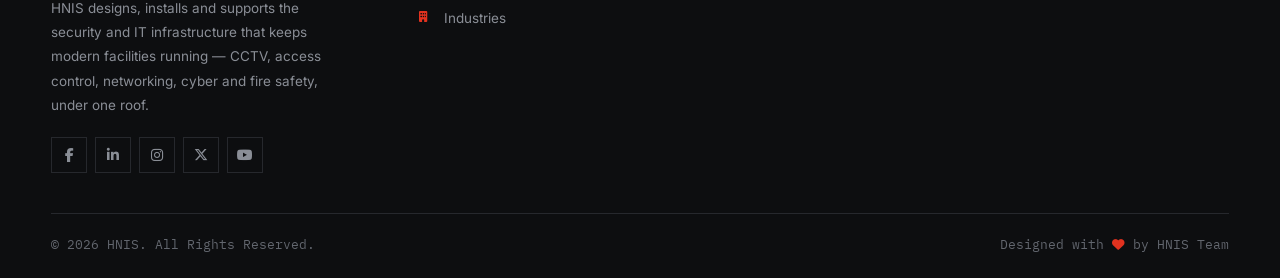
<file: contact.html>
<!DOCTYPE html>
<html lang="en"><head>
<meta charset="UTF-8"><meta name="viewport" content="width=device-width, initial-scale=1.0">
<title>Contact HNIS | Request a Free Site Survey</title>
<meta name="description" content="Get in touch with HNIS for a free site survey. Call 0300 800 5682 or email getinfo.hnis@gmail.com for CCTV, access control, networking and fire safety projects.">
<meta name="keywords" content="contact HNIS, security systems quote Pakistan, site survey request, CCTV installer contact">
<meta name="robots" content="index, follow">
<meta name="author" content="HNIS">
<link rel="canonical" href="https://hni-s.github.io/contact.html">
<meta property="og:type" content="website">
<meta property="og:site_name" content="HNIS">
<meta property="og:title" content="Contact HNIS | Request a Free Site Survey">
<meta property="og:description" content="Get in touch with HNIS for a free site survey. Call 0300 800 5682 or email getinfo.hnis@gmail.com for CCTV, access control, networking and fire safety projects.">
<meta property="og:url" content="https://hni-s.github.io/contact.html">
<meta property="og:image" content="https://hni-s.github.io/images/logo.png">
<meta property="og:locale" content="en_PK">
<meta name="twitter:card" content="summary_large_image">
<meta name="twitter:title" content="Contact HNIS | Request a Free Site Survey">
<meta name="twitter:description" content="Get in touch with HNIS for a free site survey. Call 0300 800 5682 or email getinfo.hnis@gmail.com for CCTV, access control, networking and fire safety projects.">
<meta name="twitter:image" content="https://hni-s.github.io/images/logo.png">
<meta name="geo.region" content="PK">
<meta name="geo.placename" content="Pakistan">
<link rel="icon" href="images/logo.png">
<link rel="preconnect" href="https://fonts.googleapis.com"><link rel="preconnect" href="https://fonts.gstatic.com" crossorigin>
<link href="https://fonts.googleapis.com/css2?family=Inter:wght@400;500;600;700;800&family=Barlow+Condensed:wght@600;700;800;900&family=IBM+Plex+Mono:wght@400;500;600&display=swap" rel="stylesheet">
<link rel="stylesheet" href="https://cdnjs.cloudflare.com/ajax/libs/font-awesome/6.5.2/css/all.min.css">
<link rel="stylesheet" href="css/style.css">
<script type="application/ld+json">
{
  "@context": "https://schema.org",
  "@type": "ProfessionalService",
  "@id": "https://hni-s.github.io/#organization",
  "name": "HNIS - HN Integrated Solutions",
  "alternateName": "HNIS",
  "url": "https://hni-s.github.io/",
  "logo": "https://hni-s.github.io/images/logo.png",
  "image": "https://hni-s.github.io/images/logo.png",
  "description": "HNIS designs, installs and monitors CCTV, access control, networking, cyber security and fire safety systems for facilities across Pakistan.",
  "telephone": "+92-300-8005682",
  "email": "getinfo.hnis@gmail.com",
  "priceRange": "$$",
  "address": {
    "@type": "PostalAddress",
    "addressCountry": "PK"
  },
  "areaServed": {
    "@type": "Country",
    "name": "Pakistan"
  },
  "sameAs": []
}
</script>
</head><body>
<header><div class="container"><nav>
<a class="logo" href="index.html"><img src="images/logo.png" alt="HNIS Logo"><span class="logo-text">HNIS</span></a>
<ul class="nav-links" id="navLinks">
<li><a href="index.html">Home</a></li>
<li><a href="about.html">About</a></li>
<li><a href="services.html">Services</a></li>
<li><a href="solutions.html">Solutions</a></li>
<li><a href="projects.html">Projects</a></li>
<li><a href="industries.html">Industries</a></li>
<li><a href="contact.html" class="active">Contact</a></li>
</ul>
<a class="nav-btn" href="contact.html">Get Quote</a>
<div class="menu" id="menu"><i class="fa-solid fa-bars"></i></div>
</nav></div></header>

<section class="page-hero">
  <div class="container page-hero-inner">
    <div class="eyebrow">CONTACT HNIS</div>
    <h1>CONNECT WITH OUR<br><span>OPERATIONS & SUPPORT TEAM </span></h1>
    <p>Tell us about your site and what you're trying to protect. A real technician reads every message — not a bot. Fill out the form below and our team will get back to you within 24 hours.</p>
  </div>
</section>

<section>
  <div class="container split">
    <div class="contact-info reveal">
      <div class="eyebrow">Reach Us Directly</div>
      <h2 style="font-size:34px;text-transform:uppercase;color:var(--ink)">Mian Muhammad Naveed</h2>
      <p class="lead" style="margin-top:14px">We don't simply sell security systems — we build trust through engineering excellence, certified safety, and long-term relationships. Our goal is to make every building we serve a safer and more accessible place.</p>
      <div class="item"><i class="fa-solid fa-location-dot"></i><div><h4>Location</h4><p>Islamabad</p></div></div>
      <div class="item"><i class="fa-solid fa-phone"></i><div><h4>Phone</h4><p>0300 800 5682</p></div></div>
      <div class="item"><i class="fa-solid fa-envelope"></i><div><h4>Email</h4><p>getinfo.hnis@gmail.com</p></div></div>
      <div class="item"><i class="fa-solid fa-clock"></i><div><h4>Response Time</h4><p>Site surveys scheduled within 3–5 business days</p></div></div>
    </div>
    <div class="form-card reveal">
      <form class="form" action="https://formsubmit.co/getinfo.hnis@gmail.com" method="POST">
        <input type="hidden" name="_subject" value="New Inquiry — HNIS Website">
        <input type="hidden" name="_template" value="table">
        <input type="hidden" name="_captcha" value="false">
        <input type="hidden" name="_next" value="https://hni-s.github.io/contact.html?sent=1">
        <div class="form-row"><input type="text" name="Name" placeholder="Your Name" required><input type="text" name="Company" placeholder="Company Name"></div>
        <div class="form-row"><input type="email" name="Email" placeholder="Email Address" required><input type="tel" name="Phone" placeholder="Phone Number"></div>
        <select name="Service"><option value="">Select Service</option><option>CCTV &amp; Surveillance</option><option>Access Control</option><option>Networking</option><option>Fire &amp; Safety</option><option>IT / Cyber Security</option><option>Engineering / Integration</option></select>
        <textarea name="Message" placeholder="Tell us about your site and what you need secured..." required></textarea>
        <button class="btn primary" type="submit">Send Inquiry <i class="fa-solid fa-paper-plane"></i></button>
      </form>
    </div>
  </div>
</section>

<footer><div class="container"><div class="footer-grid">
<div class="footer-brand">
  <div class="footer-logo"><img src="images/logo.png" alt="HNIS Logo"></div>
  <p class="brand-desc">HNIS designs, installs and supports the security and IT infrastructure that keeps modern facilities running — CCTV, access control, networking, cyber and fire safety, under one roof.</p>
  <div class="footer-social">
    <a href="#" title="Facebook"><i class="fa-brands fa-facebook-f"></i></a>
    <a href="#" title="LinkedIn"><i class="fa-brands fa-linkedin-in"></i></a>
    <a href="#" title="Instagram"><i class="fa-brands fa-instagram"></i></a>
    <a href="#" title="Twitter"><i class="fa-brands fa-x-twitter"></i></a>
    <a href="#" title="YouTube"><i class="fa-brands fa-youtube"></i></a>
  </div>
</div>
<div class="footer-links"><h4>Navigate</h4><ul>
  <li><a href="index.html"><i class="fa-solid fa-house"></i> Home</a></li>
  <li><a href="about.html"><i class="fa-solid fa-info-circle"></i> About</a></li>
  <li><a href="services.html"><i class="fa-solid fa-cogs"></i> Services</a></li>
  <li><a href="solutions.html"><i class="fa-solid fa-lightbulb"></i> Solutions</a></li>
  <li><a href="projects.html"><i class="fa-solid fa-folder-open"></i> Projects</a></li>
  <li><a href="industries.html"><i class="fa-solid fa-building"></i> Industries</a></li>
</ul></div>
<div class="footer-links"><h4>Capabilities</h4><ul>
  <li><a href="services.html"><i class="fa-solid fa-video"></i> CCTV &amp; Surveillance</a></li>
  <li><a href="services.html"><i class="fa-solid fa-fingerprint"></i> Access Control</a></li>
  <li><a href="services.html"><i class="fa-solid fa-network-wired"></i> Networking</a></li>
  <li><a href="services.html"><i class="fa-solid fa-shield-halved"></i> Cyber Security</a></li>
  <li><a href="services.html"><i class="fa-solid fa-fire-extinguisher"></i> Fire &amp; Safety</a></li>
</ul></div>
<div class="footer-links"><h4>Ops Desk</h4><ul class="contact-info-list">
  <li><i class="fa-solid fa-location-dot"></i> <span>Pakistan</span></li>
  <li><i class="fa-solid fa-phone"></i> <span><a href="tel:+923008005682" style="color:inherit">0300 800 5682</a></span></li>
  <li><i class="fa-solid fa-envelope"></i> <span><a href="mailto:getinfo.hnis@gmail.com" style="color:inherit">getinfo.hnis@gmail.com</a></span></li>
  <li><i class="fa-solid fa-clock"></i> <span>24/7 Monitoring Desk</span></li>
</ul></div>
</div>
<div class="copyright">
  <span>© <span data-year>2026</span> HNIS. All Rights Reserved.</span>
  <span>Designed with <i class="fa-solid fa-heart"></i> by HNIS Team</span>
</div>
</div></footer>

<div class="fab-container">
  <a href="tel:+923008005682" class="fab fab-phone" title="Call Us"><i class="fa-solid fa-phone"></i><span class="fab-tooltip">Call Us</span></a>
  <a href="https://wa.me/923008005682" class="fab fab-whatsapp" title="WhatsApp" target="_blank"><i class="fa-brands fa-whatsapp"></i><span class="fab-tooltip">WhatsApp</span></a>
  <a href="#" class="fab fab-ai" id="aiAssistantBtn" title="Ask HNIS"><i class="fa-solid fa-robot"></i><span class="fab-tooltip">Ask HNIS</span></a>
</div>
<script src="js/script.js"></script></body></html>
</file>
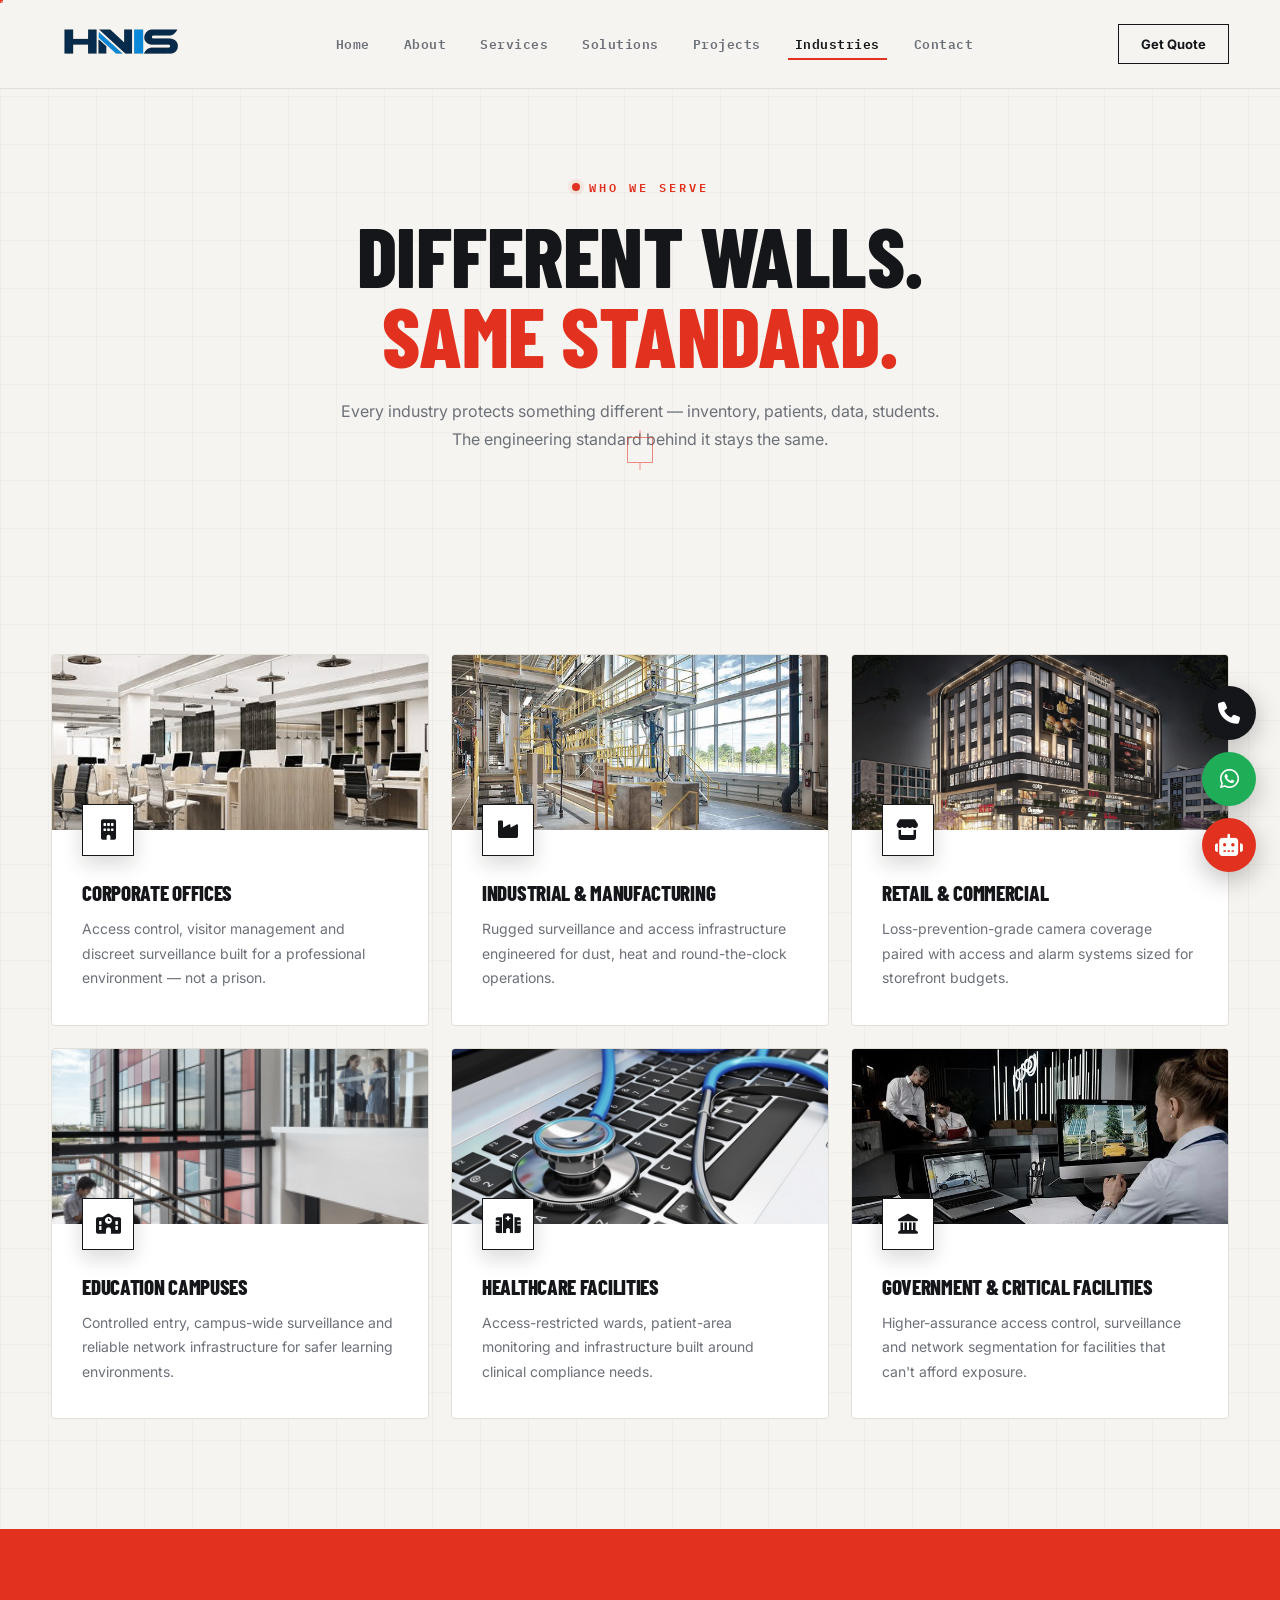
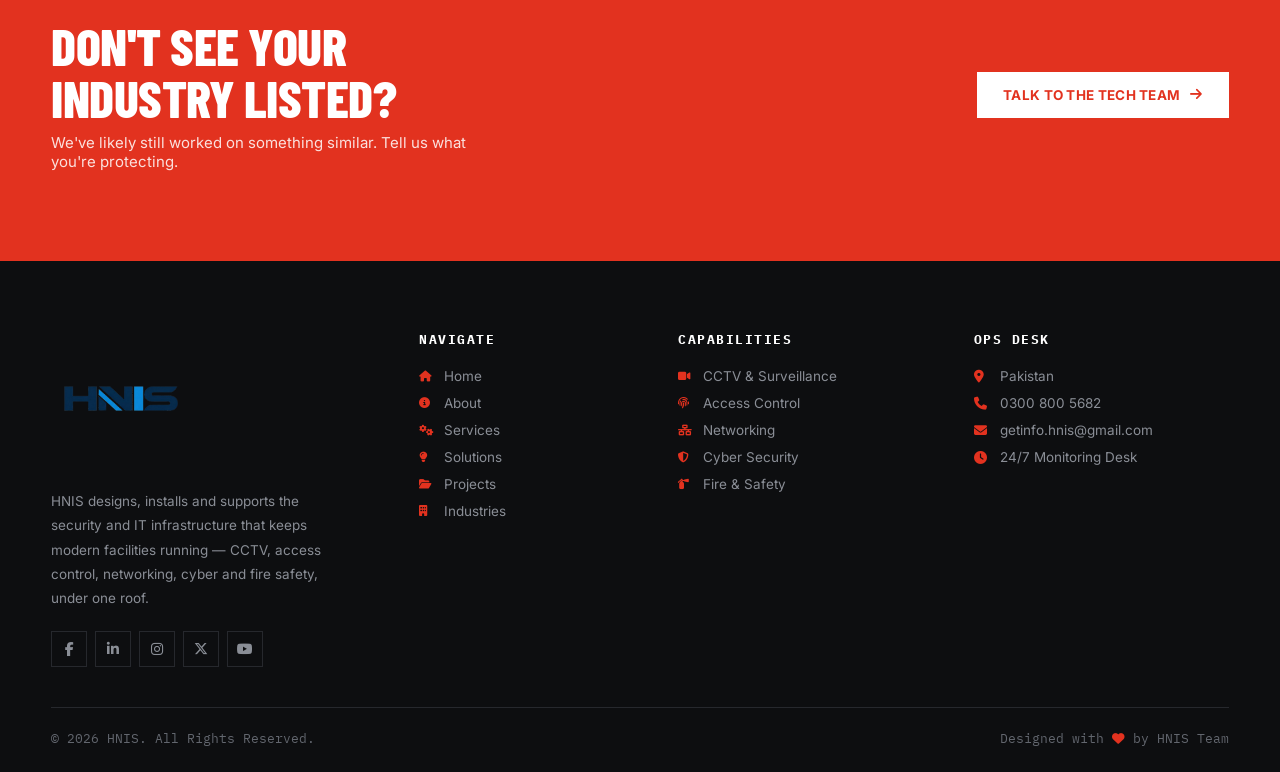
<file: industries.html>
<!DOCTYPE html>
<html lang="en"><head>
<meta charset="UTF-8"><meta name="viewport" content="width=device-width, initial-scale=1.0">
<title>Industries We Serve | HNIS Security Systems</title>
<meta name="description" content="HNIS delivers security and IT infrastructure for corporate offices, industrial facilities, retail, education, healthcare and government sites across Pakistan.">
<meta name="keywords" content="security systems for offices, industrial security systems Pakistan, healthcare security systems, school security systems Pakistan">
<meta name="robots" content="index, follow">
<meta name="author" content="HNIS">
<link rel="canonical" href="https://hni-s.github.io/industries.html">
<meta property="og:type" content="website">
<meta property="og:site_name" content="HNIS">
<meta property="og:title" content="Industries We Serve | HNIS Security Systems">
<meta property="og:description" content="HNIS delivers security and IT infrastructure for corporate offices, industrial facilities, retail, education, healthcare and government sites across Pakistan.">
<meta property="og:url" content="https://hni-s.github.io/industries.html">
<meta property="og:image" content="https://hni-s.github.io/images/logo.png">
<meta property="og:locale" content="en_PK">
<meta name="twitter:card" content="summary_large_image">
<meta name="twitter:title" content="Industries We Serve | HNIS Security Systems">
<meta name="twitter:description" content="HNIS delivers security and IT infrastructure for corporate offices, industrial facilities, retail, education, healthcare and government sites across Pakistan.">
<meta name="twitter:image" content="https://hni-s.github.io/images/logo.png">
<meta name="geo.region" content="PK">
<meta name="geo.placename" content="Pakistan">
<link rel="icon" href="images/logo.png">
<link rel="preconnect" href="https://fonts.googleapis.com"><link rel="preconnect" href="https://fonts.gstatic.com" crossorigin>
<link href="https://fonts.googleapis.com/css2?family=Inter:wght@400;500;600;700;800&family=Barlow+Condensed:wght@600;700;800;900&family=IBM+Plex+Mono:wght@400;500;600&display=swap" rel="stylesheet">
<link rel="stylesheet" href="https://cdnjs.cloudflare.com/ajax/libs/font-awesome/6.5.2/css/all.min.css">
<link rel="stylesheet" href="css/style.css">
<script type="application/ld+json">
{
  "@context": "https://schema.org",
  "@type": "ProfessionalService",
  "@id": "https://hni-s.github.io/#organization",
  "name": "HNIS - HN Integrated Solutions",
  "alternateName": "HNIS",
  "url": "https://hni-s.github.io/",
  "logo": "https://hni-s.github.io/images/logo.png",
  "image": "https://hni-s.github.io/images/logo.png",
  "description": "HNIS designs, installs and monitors CCTV, access control, networking, cyber security and fire safety systems for facilities across Pakistan.",
  "telephone": "+92-300-8005682",
  "email": "getinfo.hnis@gmail.com",
  "priceRange": "$$",
  "address": {
    "@type": "PostalAddress",
    "addressCountry": "PK"
  },
  "areaServed": {
    "@type": "Country",
    "name": "Pakistan"
  },
  "sameAs": []
}
</script>
</head><body>
<header><div class="container"><nav>
<a class="logo" href="index.html"><img src="images/logo.png" alt="HNIS Logo"><span class="logo-text">HNIS</span></a>
<ul class="nav-links" id="navLinks">
<li><a href="index.html">Home</a></li>
<li><a href="about.html">About</a></li>
<li><a href="services.html">Services</a></li>
<li><a href="solutions.html">Solutions</a></li>
<li><a href="projects.html">Projects</a></li>
<li><a href="industries.html" class="active">Industries</a></li>
<li><a href="contact.html">Contact</a></li>
</ul>
<a class="nav-btn" href="contact.html">Get Quote</a>
<div class="menu" id="menu"><i class="fa-solid fa-bars"></i></div>
</nav></div></header>

<section class="page-hero">
  <div class="container page-hero-inner">
    <div class="eyebrow">Who We Serve</div>
    <h1>DIFFERENT WALLS.<br><span>SAME STANDARD.</span></h1>
    <p>Every industry protects something different — inventory, patients, data, students. The engineering standard behind it stays the same.</p>
  </div>
</section>

<section>
  <div class="container">
    <div class="badge-grid three">
      <div class="badge-card reveal">
        <div class="badge-photo"><img src="images/corporate-offices.jpg" alt="Corporate Offices"></div>
        <div class="badge-icon"><i class="fa-solid fa-building"></i></div>
        <h3>Corporate Offices</h3>
        <p>Access control, visitor management and discreet surveillance built for a professional environment — not a prison.</p>
      </div>
      <div class="badge-card reveal">
        <div class="badge-photo"><img src="images/industrial-facilities.jpg" alt="Industrial & Manufacturing"></div>
        <div class="badge-icon"><i class="fa-solid fa-industry"></i></div>
        <h3>Industrial &amp; Manufacturing</h3>
        <p>Rugged surveillance and access infrastructure engineered for dust, heat and round-the-clock operations.</p>
      </div>
      <div class="badge-card reveal">
        <div class="badge-photo"><img src="images/commercial.jpg" alt="Retail & Commercial"></div>
        <div class="badge-icon"><i class="fa-solid fa-store"></i></div>
        <h3>Retail &amp; Commercial</h3>
        <p>Loss-prevention-grade camera coverage paired with access and alarm systems sized for storefront budgets.</p>
      </div>
      <div class="badge-card reveal">
        <div class="badge-photo"><img src="images/education.jpg" alt="Education Campuses"></div>
        <div class="badge-icon"><i class="fa-solid fa-school"></i></div>
        <h3>Education Campuses</h3>
        <p>Controlled entry, campus-wide surveillance and reliable network infrastructure for safer learning environments.</p>
      </div>
      <div class="badge-card reveal">
        <div class="badge-photo"><img src="images/healthcare.jpg" alt="Healthcare Facilities"></div>
        <div class="badge-icon"><i class="fa-solid fa-hospital"></i></div>
        <h3>Healthcare Facilities</h3>
        <p>Access-restricted wards, patient-area monitoring and infrastructure built around clinical compliance needs.</p>
      </div>
      <div class="badge-card reveal">
        <div class="badge-photo"><img src="images/government.jpg" alt="Government & Critical Facilities"></div>
        <div class="badge-icon"><i class="fa-solid fa-landmark"></i></div>
        <h3>Government &amp; Critical Facilities</h3>
        <p>Higher-assurance access control, surveillance and network segmentation for facilities that can't afford exposure.</p>
      </div>
    </div>
  </div>
</section>

<section class="cta-band">
  <div class="container cta-band-inner">
    <div class="reveal">
      <h2>Don't See Your<br>Industry Listed?</h2>
      <p>We've likely still worked on something similar. Tell us what you're protecting.</p>
    </div>
    <a href="contact.html" class="btn primary reveal">Talk To The Tech Team <i class="fa-solid fa-arrow-right"></i></a>
  </div>
</section>

<footer><div class="container"><div class="footer-grid">
<div class="footer-brand">
  <div class="footer-logo"><img src="images/logo.png" alt="HNIS Logo"></div>
  <p class="brand-desc">HNIS designs, installs and supports the security and IT infrastructure that keeps modern facilities running — CCTV, access control, networking, cyber and fire safety, under one roof.</p>
  <div class="footer-social">
    <a href="#" title="Facebook"><i class="fa-brands fa-facebook-f"></i></a>
    <a href="#" title="LinkedIn"><i class="fa-brands fa-linkedin-in"></i></a>
    <a href="#" title="Instagram"><i class="fa-brands fa-instagram"></i></a>
    <a href="#" title="Twitter"><i class="fa-brands fa-x-twitter"></i></a>
    <a href="#" title="YouTube"><i class="fa-brands fa-youtube"></i></a>
  </div>
</div>
<div class="footer-links"><h4>Navigate</h4><ul>
  <li><a href="index.html"><i class="fa-solid fa-house"></i> Home</a></li>
  <li><a href="about.html"><i class="fa-solid fa-info-circle"></i> About</a></li>
  <li><a href="services.html"><i class="fa-solid fa-cogs"></i> Services</a></li>
  <li><a href="solutions.html"><i class="fa-solid fa-lightbulb"></i> Solutions</a></li>
  <li><a href="projects.html"><i class="fa-solid fa-folder-open"></i> Projects</a></li>
  <li><a href="industries.html"><i class="fa-solid fa-building"></i> Industries</a></li>
</ul></div>
<div class="footer-links"><h4>Capabilities</h4><ul>
  <li><a href="services.html"><i class="fa-solid fa-video"></i> CCTV &amp; Surveillance</a></li>
  <li><a href="services.html"><i class="fa-solid fa-fingerprint"></i> Access Control</a></li>
  <li><a href="services.html"><i class="fa-solid fa-network-wired"></i> Networking</a></li>
  <li><a href="services.html"><i class="fa-solid fa-shield-halved"></i> Cyber Security</a></li>
  <li><a href="services.html"><i class="fa-solid fa-fire-extinguisher"></i> Fire &amp; Safety</a></li>
</ul></div>
<div class="footer-links"><h4>Ops Desk</h4><ul class="contact-info-list">
  <li><i class="fa-solid fa-location-dot"></i> <span>Pakistan</span></li>
  <li><i class="fa-solid fa-phone"></i> <span><a href="tel:+923008005682" style="color:inherit">0300 800 5682</a></span></li>
  <li><i class="fa-solid fa-envelope"></i> <span><a href="mailto:getinfo.hnis@gmail.com" style="color:inherit">getinfo.hnis@gmail.com</a></span></li>
  <li><i class="fa-solid fa-clock"></i> <span>24/7 Monitoring Desk</span></li>
</ul></div>
</div>
<div class="copyright">
  <span>© <span data-year>2026</span> HNIS. All Rights Reserved.</span>
  <span>Designed with <i class="fa-solid fa-heart"></i> by HNIS Team</span>
</div>
</div></footer>

<div class="fab-container">
  <a href="tel:+923008005682" class="fab fab-phone" title="Call Us"><i class="fa-solid fa-phone"></i><span class="fab-tooltip">Call Us</span></a>
  <a href="https://wa.me/923008005682" class="fab fab-whatsapp" title="WhatsApp" target="_blank"><i class="fa-brands fa-whatsapp"></i><span class="fab-tooltip">WhatsApp</span></a>
  <a href="#" class="fab fab-ai" id="aiAssistantBtn" title="Ask HNIS"><i class="fa-solid fa-robot"></i><span class="fab-tooltip">Ask HNIS</span></a>
</div>
<script src="js/script.js"></script></body></html>
</file>
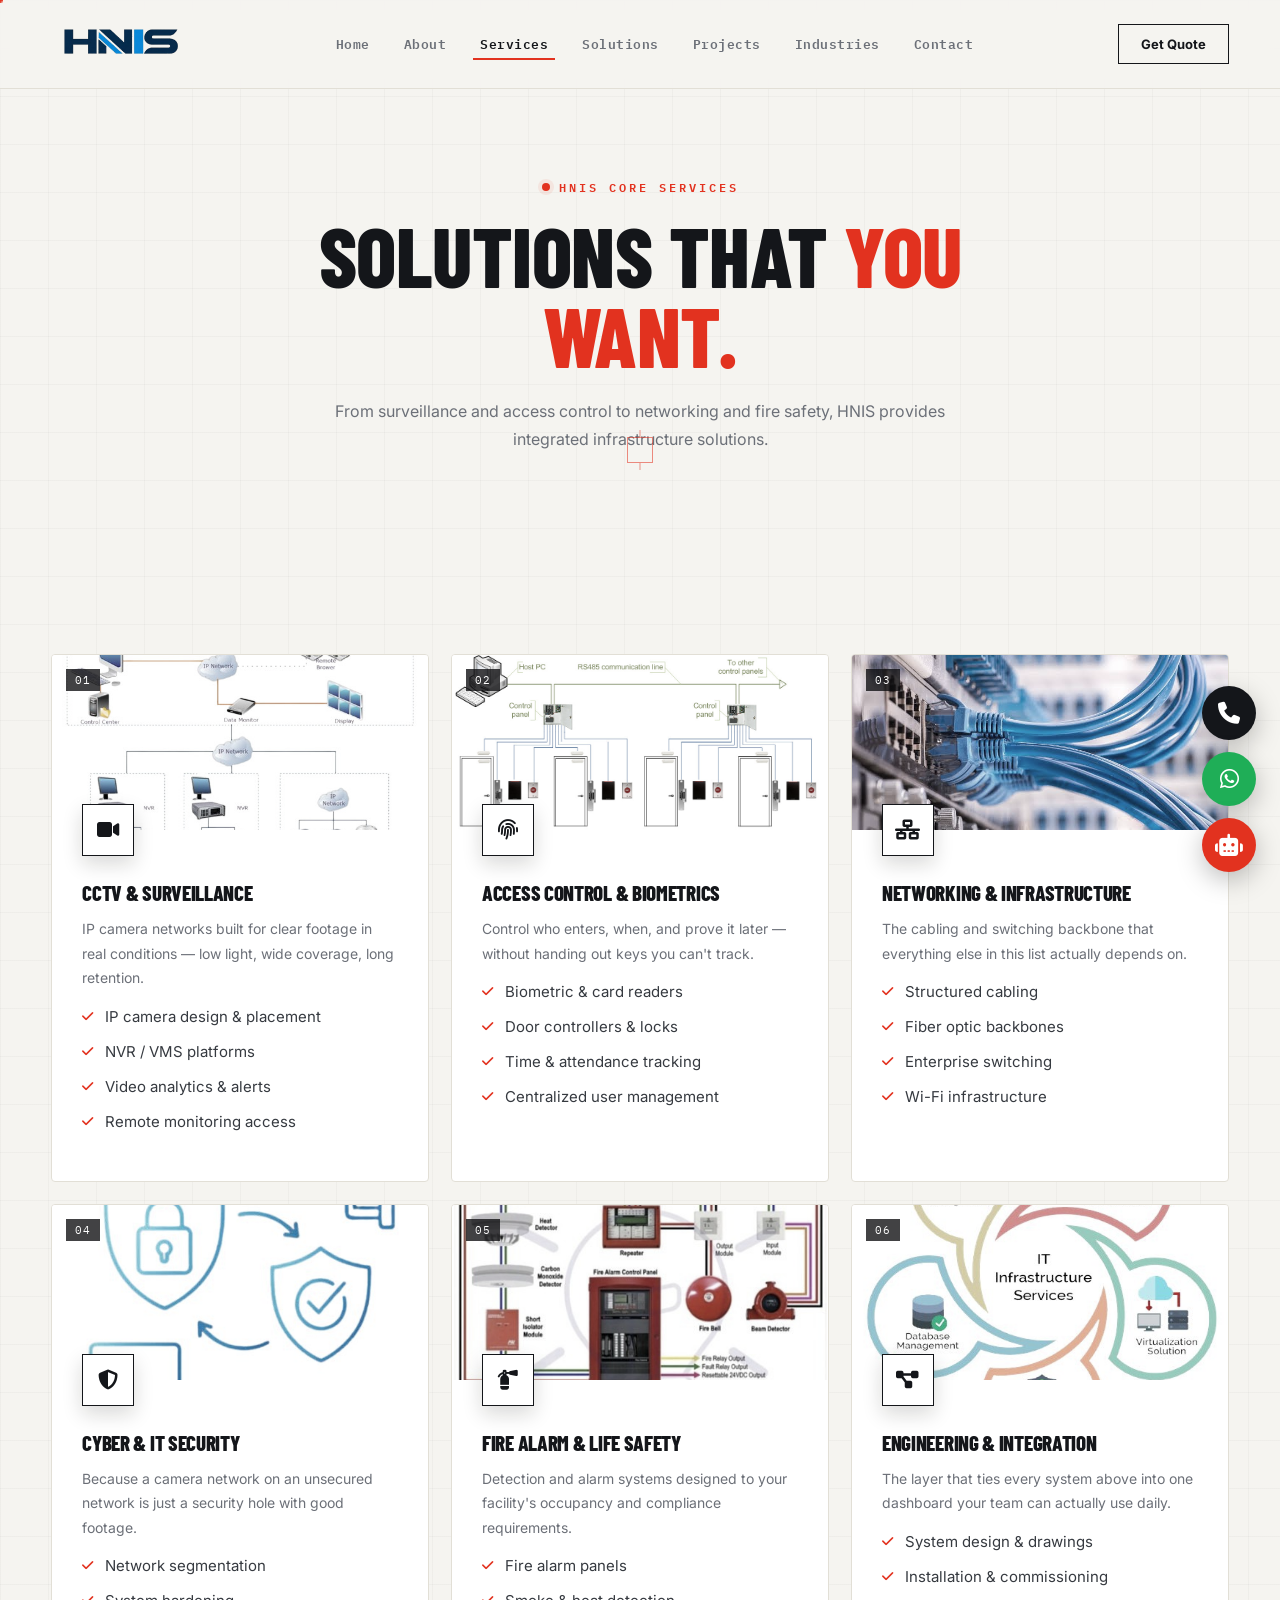
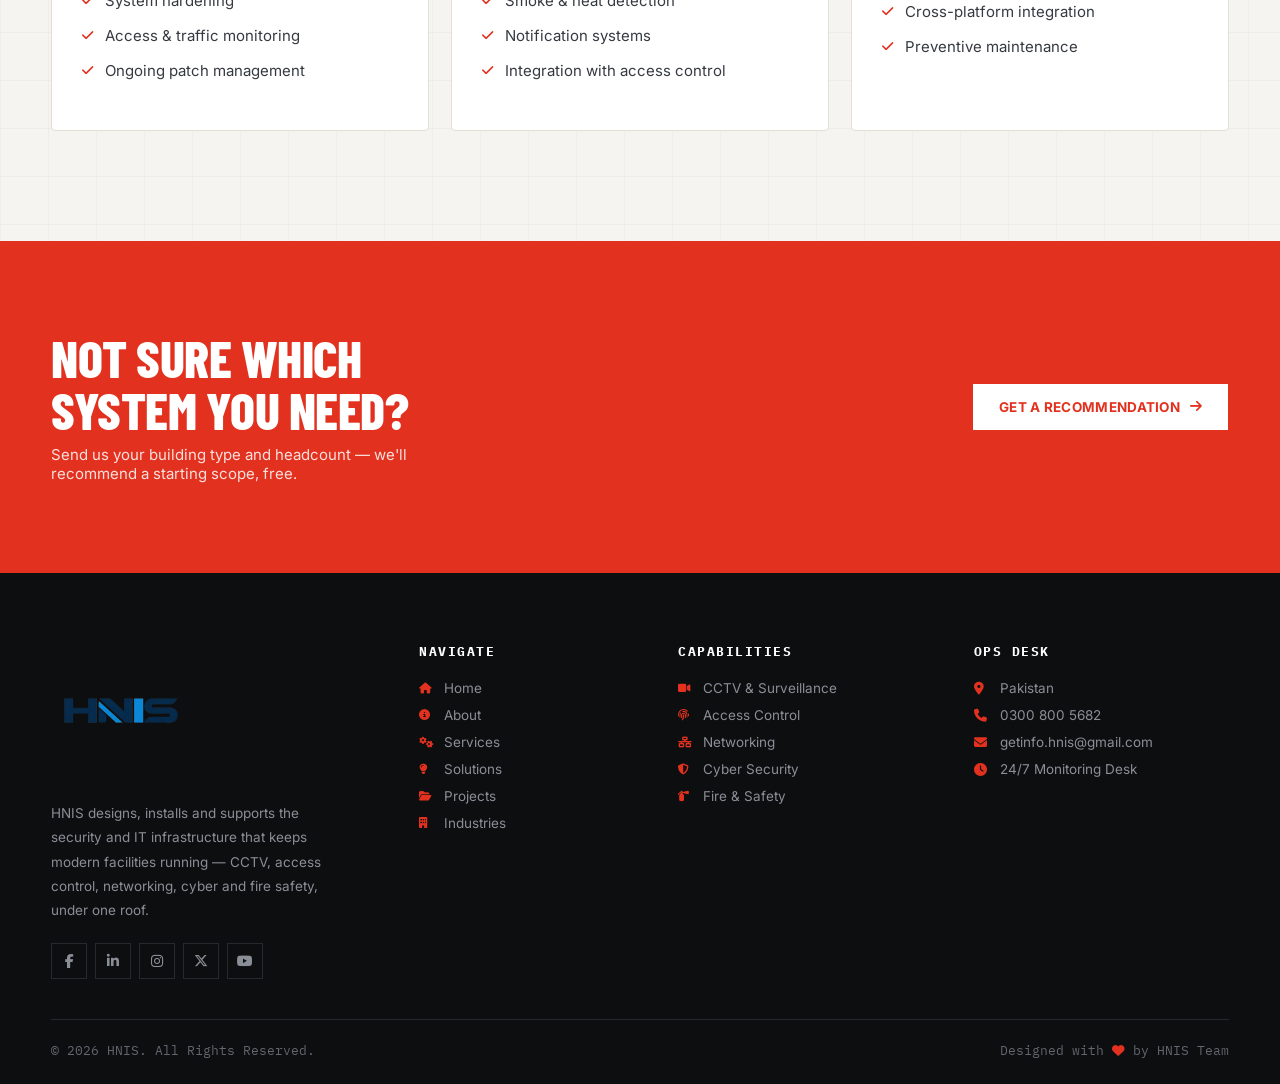
<file: services.html>
<!DOCTYPE html>
<html lang="en"><head>
<meta charset="UTF-8"><meta name="viewport" content="width=device-width, initial-scale=1.0">
<title>Services | CCTV, Access Control & Networking | HNIS</title>
<meta name="description" content="Explore HNIS's core services: CCTV & surveillance, access control & biometrics, structured networking, cyber security, fire alarm systems and systems integration.">
<meta name="keywords" content="CCTV services Pakistan, access control installation, networking services Pakistan, fire alarm systems, cyber security services Pakistan">
<meta name="robots" content="index, follow">
<meta name="author" content="HNIS">
<link rel="canonical" href="https://hni-s.github.io/services.html">
<meta property="og:type" content="website">
<meta property="og:site_name" content="HNIS">
<meta property="og:title" content="Services | CCTV, Access Control & Networking | HNIS">
<meta property="og:description" content="Explore HNIS's core services: CCTV & surveillance, access control & biometrics, structured networking, cyber security, fire alarm systems and systems integration.">
<meta property="og:url" content="https://hni-s.github.io/services.html">
<meta property="og:image" content="https://hni-s.github.io/images/logo.png">
<meta property="og:locale" content="en_PK">
<meta name="twitter:card" content="summary_large_image">
<meta name="twitter:title" content="Services | CCTV, Access Control & Networking | HNIS">
<meta name="twitter:description" content="Explore HNIS's core services: CCTV & surveillance, access control & biometrics, structured networking, cyber security, fire alarm systems and systems integration.">
<meta name="twitter:image" content="https://hni-s.github.io/images/logo.png">
<meta name="geo.region" content="PK">
<meta name="geo.placename" content="Pakistan">
<link rel="icon" href="images/logo.png">
<link rel="preconnect" href="https://fonts.googleapis.com"><link rel="preconnect" href="https://fonts.gstatic.com" crossorigin>
<link href="https://fonts.googleapis.com/css2?family=Inter:wght@400;500;600;700;800&family=Barlow+Condensed:wght@600;700;800;900&family=IBM+Plex+Mono:wght@400;500;600&display=swap" rel="stylesheet">
<link rel="stylesheet" href="https://cdnjs.cloudflare.com/ajax/libs/font-awesome/6.5.2/css/all.min.css">
<link rel="stylesheet" href="css/style.css">
<script type="application/ld+json">
{
  "@context": "https://schema.org",
  "@type": "ProfessionalService",
  "@id": "https://hni-s.github.io/#organization",
  "name": "HNIS - HN Integrated Solutions",
  "alternateName": "HNIS",
  "url": "https://hni-s.github.io/",
  "logo": "https://hni-s.github.io/images/logo.png",
  "image": "https://hni-s.github.io/images/logo.png",
  "description": "HNIS designs, installs and monitors CCTV, access control, networking, cyber security and fire safety systems for facilities across Pakistan.",
  "telephone": "+92-300-8005682",
  "email": "getinfo.hnis@gmail.com",
  "priceRange": "$$",
  "address": {
    "@type": "PostalAddress",
    "addressCountry": "PK"
  },
  "areaServed": {
    "@type": "Country",
    "name": "Pakistan"
  },
  "sameAs": []
}
</script>
</head><body>
<header><div class="container"><nav>
<a class="logo" href="index.html"><img src="images/logo.png" alt="HNIS Logo"><span class="logo-text">HNIS</span></a>
<ul class="nav-links" id="navLinks">
<li><a href="index.html">Home</a></li>
<li><a href="about.html">About</a></li>
<li><a href="services.html" class="active">Services</a></li>
<li><a href="solutions.html">Solutions</a></li>
<li><a href="projects.html">Projects</a></li>
<li><a href="industries.html">Industries</a></li>
<li><a href="contact.html">Contact</a></li>
</ul>
<a class="nav-btn" href="contact.html">Get Quote</a>
<div class="menu" id="menu"><i class="fa-solid fa-bars"></i></div>
</nav></div></header>

<section class="page-hero">
  <div class="container page-hero-inner">
    <div class="eyebrow">HNIS Core Services</div>
    <h1>Solutions That <span>You Want.</span></h1>
    <p>From surveillance and access control to networking and fire safety, HNIS provides integrated infrastructure solutions.</p>
  </div>
</section>

<section>
  <div class="container">
    <div class="badge-grid three">
      <div class="badge-card reveal">
        <span class="tag-num">01</span>
        <div class="badge-photo"><img src="images/cctv-system.jpg" alt="CCTV & Video Surveillance"></div>
        <div class="badge-icon"><i class="fa-solid fa-video"></i></div>
        <h3>CCTV &amp; Surveillance</h3>
        <p>IP camera networks built for clear footage in real conditions — low light, wide coverage, long retention.</p>
        <ul class="checks" style="margin-top:16px">
          <li><i class="fa-solid fa-check"></i>IP camera design &amp; placement</li>
          <li><i class="fa-solid fa-check"></i>NVR / VMS platforms</li>
          <li><i class="fa-solid fa-check"></i>Video analytics &amp; alerts</li>
          <li><i class="fa-solid fa-check"></i>Remote monitoring access</li>
        </ul>
      </div>
      <div class="badge-card reveal">
        <span class="tag-num">02</span>
        <div class="badge-photo"><img src="images/access-control-system.jpg" alt="Access Control & Biometrics"></div>
        <div class="badge-icon"><i class="fa-solid fa-fingerprint"></i></div>
        <h3>Access Control &amp; Biometrics</h3>
        <p>Control who enters, when, and prove it later — without handing out keys you can't track.</p>
        <ul class="checks" style="margin-top:16px">
          <li><i class="fa-solid fa-check"></i>Biometric &amp; card readers</li>
          <li><i class="fa-solid fa-check"></i>Door controllers &amp; locks</li>
          <li><i class="fa-solid fa-check"></i>Time &amp; attendance tracking</li>
          <li><i class="fa-solid fa-check"></i>Centralized user management</li>
        </ul>
      </div>
      <div class="badge-card reveal">
        <span class="tag-num">03</span>
        <div class="badge-photo"><img src="images/network-infrastructure.jpg" alt="Networking & Infrastructure"></div>
        <div class="badge-icon"><i class="fa-solid fa-network-wired"></i></div>
        <h3>Networking &amp; Infrastructure</h3>
        <p>The cabling and switching backbone that everything else in this list actually depends on.</p>
        <ul class="checks" style="margin-top:16px">
          <li><i class="fa-solid fa-check"></i>Structured cabling</li>
          <li><i class="fa-solid fa-check"></i>Fiber optic backbones</li>
          <li><i class="fa-solid fa-check"></i>Enterprise switching</li>
          <li><i class="fa-solid fa-check"></i>Wi-Fi infrastructure</li>
        </ul>
      </div>
      <div class="badge-card reveal">
        <span class="tag-num">04</span>
        <div class="badge-photo"><img src="images/cyber-security.jpg" alt="Cyber & IT Security"></div>
        <div class="badge-icon"><i class="fa-solid fa-shield-halved"></i></div>
        <h3>Cyber &amp; IT Security</h3>
        <p>Because a camera network on an unsecured network is just a security hole with good footage.</p>
        <ul class="checks" style="margin-top:16px">
          <li><i class="fa-solid fa-check"></i>Network segmentation</li>
          <li><i class="fa-solid fa-check"></i>System hardening</li>
          <li><i class="fa-solid fa-check"></i>Access &amp; traffic monitoring</li>
          <li><i class="fa-solid fa-check"></i>Ongoing patch management</li>
        </ul>
      </div>
      <div class="badge-card reveal">
        <span class="tag-num">05</span>
        <div class="badge-photo"><img src="images/fire-safety-system.jpg" alt="Fire Alarm & Life Safety"></div>
        <div class="badge-icon"><i class="fa-solid fa-fire-extinguisher"></i></div>
        <h3>Fire Alarm &amp; Life Safety</h3>
        <p>Detection and alarm systems designed to your facility's occupancy and compliance requirements.</p>
        <ul class="checks" style="margin-top:16px">
          <li><i class="fa-solid fa-check"></i>Fire alarm panels</li>
          <li><i class="fa-solid fa-check"></i>Smoke &amp; heat detection</li>
          <li><i class="fa-solid fa-check"></i>Notification systems</li>
          <li><i class="fa-solid fa-check"></i>Integration with access control</li>
        </ul>
      </div>
      <div class="badge-card reveal">
        <span class="tag-num">06</span>
        <div class="badge-photo"><img src="images/it-infrastructure.jpg" alt="Engineering & Integration"></div>
        <div class="badge-icon"><i class="fa-solid fa-diagram-project"></i></div>
        <h3>Engineering &amp; Integration</h3>
        <p>The layer that ties every system above into one dashboard your team can actually use daily.</p>
        <ul class="checks" style="margin-top:16px">
          <li><i class="fa-solid fa-check"></i>System design &amp; drawings</li>
          <li><i class="fa-solid fa-check"></i>Installation &amp; commissioning</li>
          <li><i class="fa-solid fa-check"></i>Cross-platform integration</li>
          <li><i class="fa-solid fa-check"></i>Preventive maintenance</li>
        </ul>
      </div>
    </div>
  </div>
</section>

<section class="cta-band">
  <div class="container cta-band-inner">
    <div class="reveal">
      <h2>Not Sure Which<br>System You Need?</h2>
      <p>Send us your building type and headcount — we'll recommend a starting scope, free.</p>
    </div>
    <a href="contact.html" class="btn primary reveal">Get A Recommendation <i class="fa-solid fa-arrow-right"></i></a>
  </div>
</section>

<footer><div class="container"><div class="footer-grid">
<div class="footer-brand">
  <div class="footer-logo"><img src="images/logo.png" alt="HNIS Logo"></div>
  <p class="brand-desc">HNIS designs, installs and supports the security and IT infrastructure that keeps modern facilities running — CCTV, access control, networking, cyber and fire safety, under one roof.</p>
  <div class="footer-social">
    <a href="#" title="Facebook"><i class="fa-brands fa-facebook-f"></i></a>
    <a href="#" title="LinkedIn"><i class="fa-brands fa-linkedin-in"></i></a>
    <a href="#" title="Instagram"><i class="fa-brands fa-instagram"></i></a>
    <a href="#" title="Twitter"><i class="fa-brands fa-x-twitter"></i></a>
    <a href="#" title="YouTube"><i class="fa-brands fa-youtube"></i></a>
  </div>
</div>
<div class="footer-links"><h4>Navigate</h4><ul>
  <li><a href="index.html"><i class="fa-solid fa-house"></i> Home</a></li>
  <li><a href="about.html"><i class="fa-solid fa-info-circle"></i> About</a></li>
  <li><a href="services.html"><i class="fa-solid fa-cogs"></i> Services</a></li>
  <li><a href="solutions.html"><i class="fa-solid fa-lightbulb"></i> Solutions</a></li>
  <li><a href="projects.html"><i class="fa-solid fa-folder-open"></i> Projects</a></li>
  <li><a href="industries.html"><i class="fa-solid fa-building"></i> Industries</a></li>
</ul></div>
<div class="footer-links"><h4>Capabilities</h4><ul>
  <li><a href="services.html"><i class="fa-solid fa-video"></i> CCTV &amp; Surveillance</a></li>
  <li><a href="services.html"><i class="fa-solid fa-fingerprint"></i> Access Control</a></li>
  <li><a href="services.html"><i class="fa-solid fa-network-wired"></i> Networking</a></li>
  <li><a href="services.html"><i class="fa-solid fa-shield-halved"></i> Cyber Security</a></li>
  <li><a href="services.html"><i class="fa-solid fa-fire-extinguisher"></i> Fire &amp; Safety</a></li>
</ul></div>
<div class="footer-links"><h4>Ops Desk</h4><ul class="contact-info-list">
  <li><i class="fa-solid fa-location-dot"></i> <span>Pakistan</span></li>
  <li><i class="fa-solid fa-phone"></i> <span><a href="tel:+923008005682" style="color:inherit">0300 800 5682</a></span></li>
  <li><i class="fa-solid fa-envelope"></i> <span><a href="mailto:getinfo.hnis@gmail.com" style="color:inherit">getinfo.hnis@gmail.com</a></span></li>
  <li><i class="fa-solid fa-clock"></i> <span>24/7 Monitoring Desk</span></li>
</ul></div>
</div>
<div class="copyright">
  <span>© <span data-year>2026</span> HNIS. All Rights Reserved.</span>
  <span>Designed with <i class="fa-solid fa-heart"></i> by HNIS Team</span>
</div>
</div></footer>

<div class="fab-container">
  <a href="tel:+923008005682" class="fab fab-phone" title="Call Us"><i class="fa-solid fa-phone"></i><span class="fab-tooltip">Call Us</span></a>
  <a href="https://wa.me/923008005682" class="fab fab-whatsapp" title="WhatsApp" target="_blank"><i class="fa-brands fa-whatsapp"></i><span class="fab-tooltip">WhatsApp</span></a>
  <a href="#" class="fab fab-ai" id="aiAssistantBtn" title="Ask HNIS"><i class="fa-solid fa-robot"></i><span class="fab-tooltip">Ask HNIS</span></a>
</div>
<script src="js/script.js"></script></body></html>
</file>
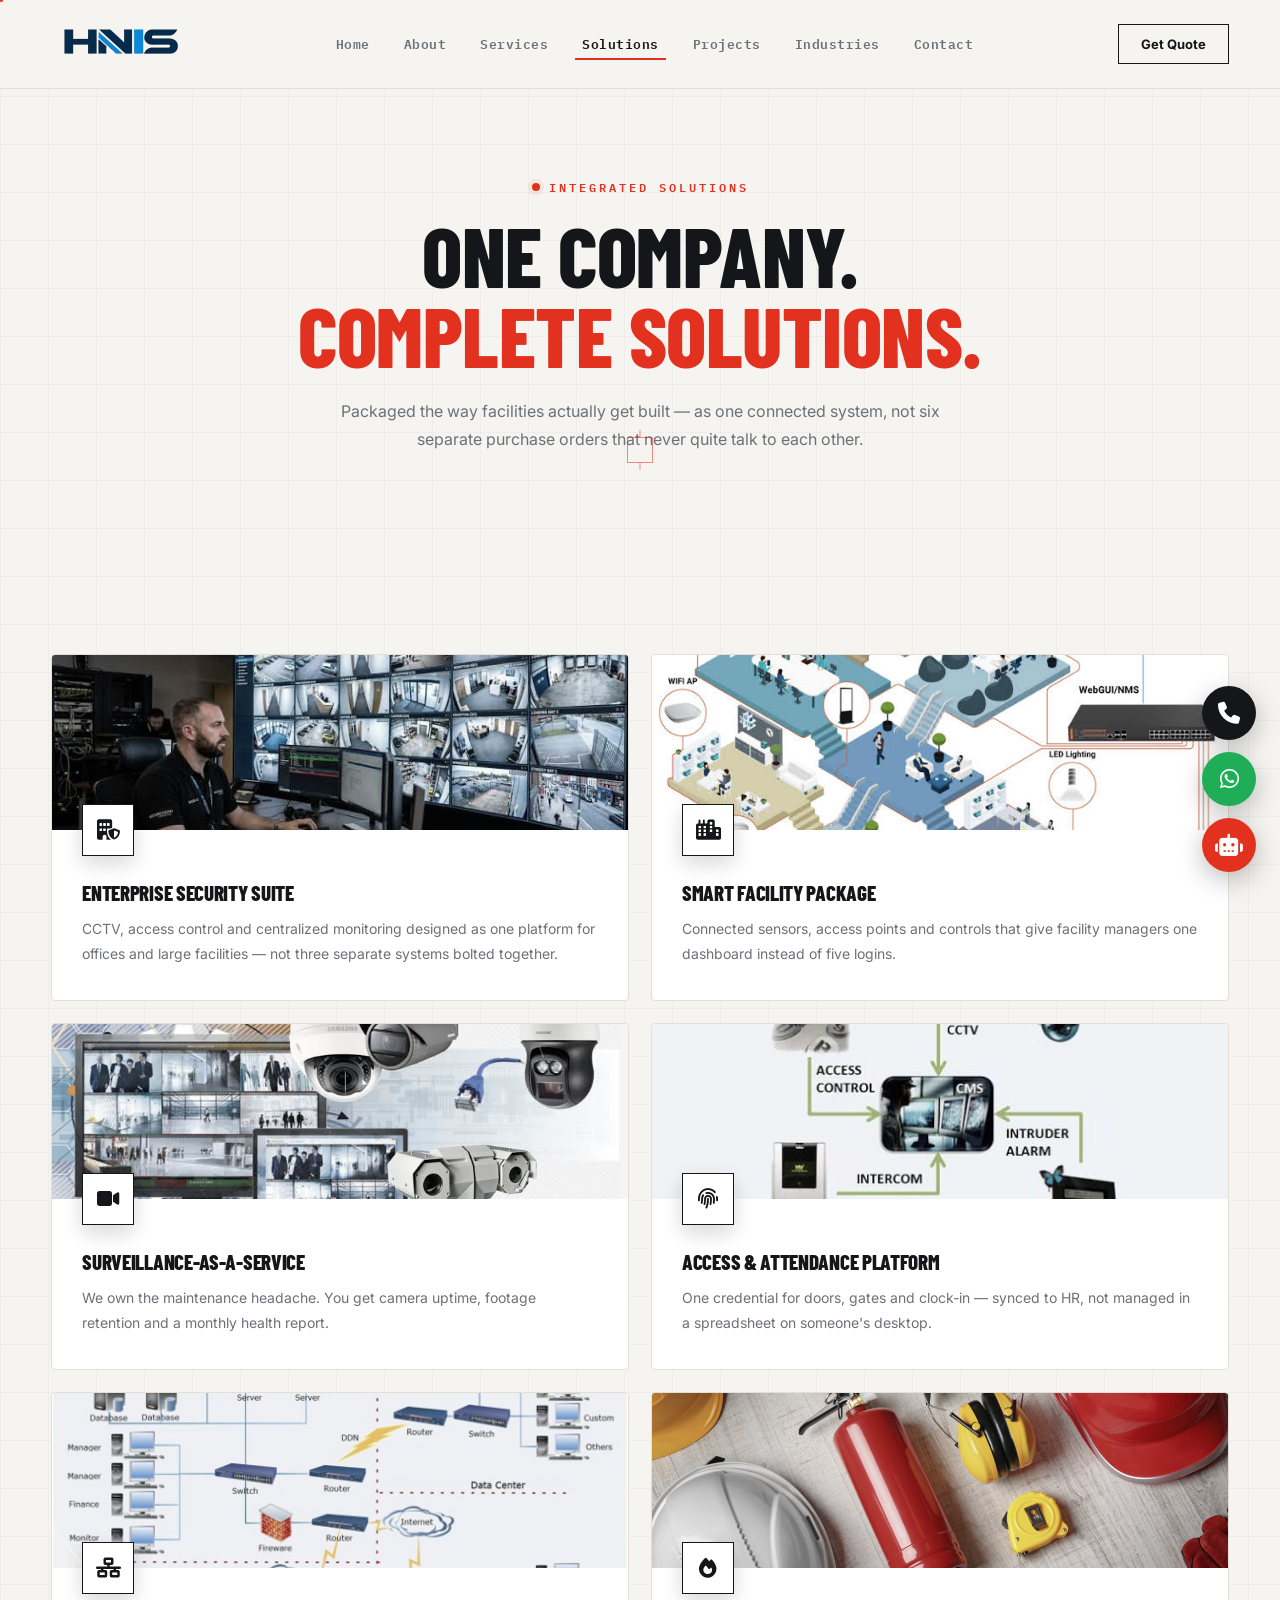
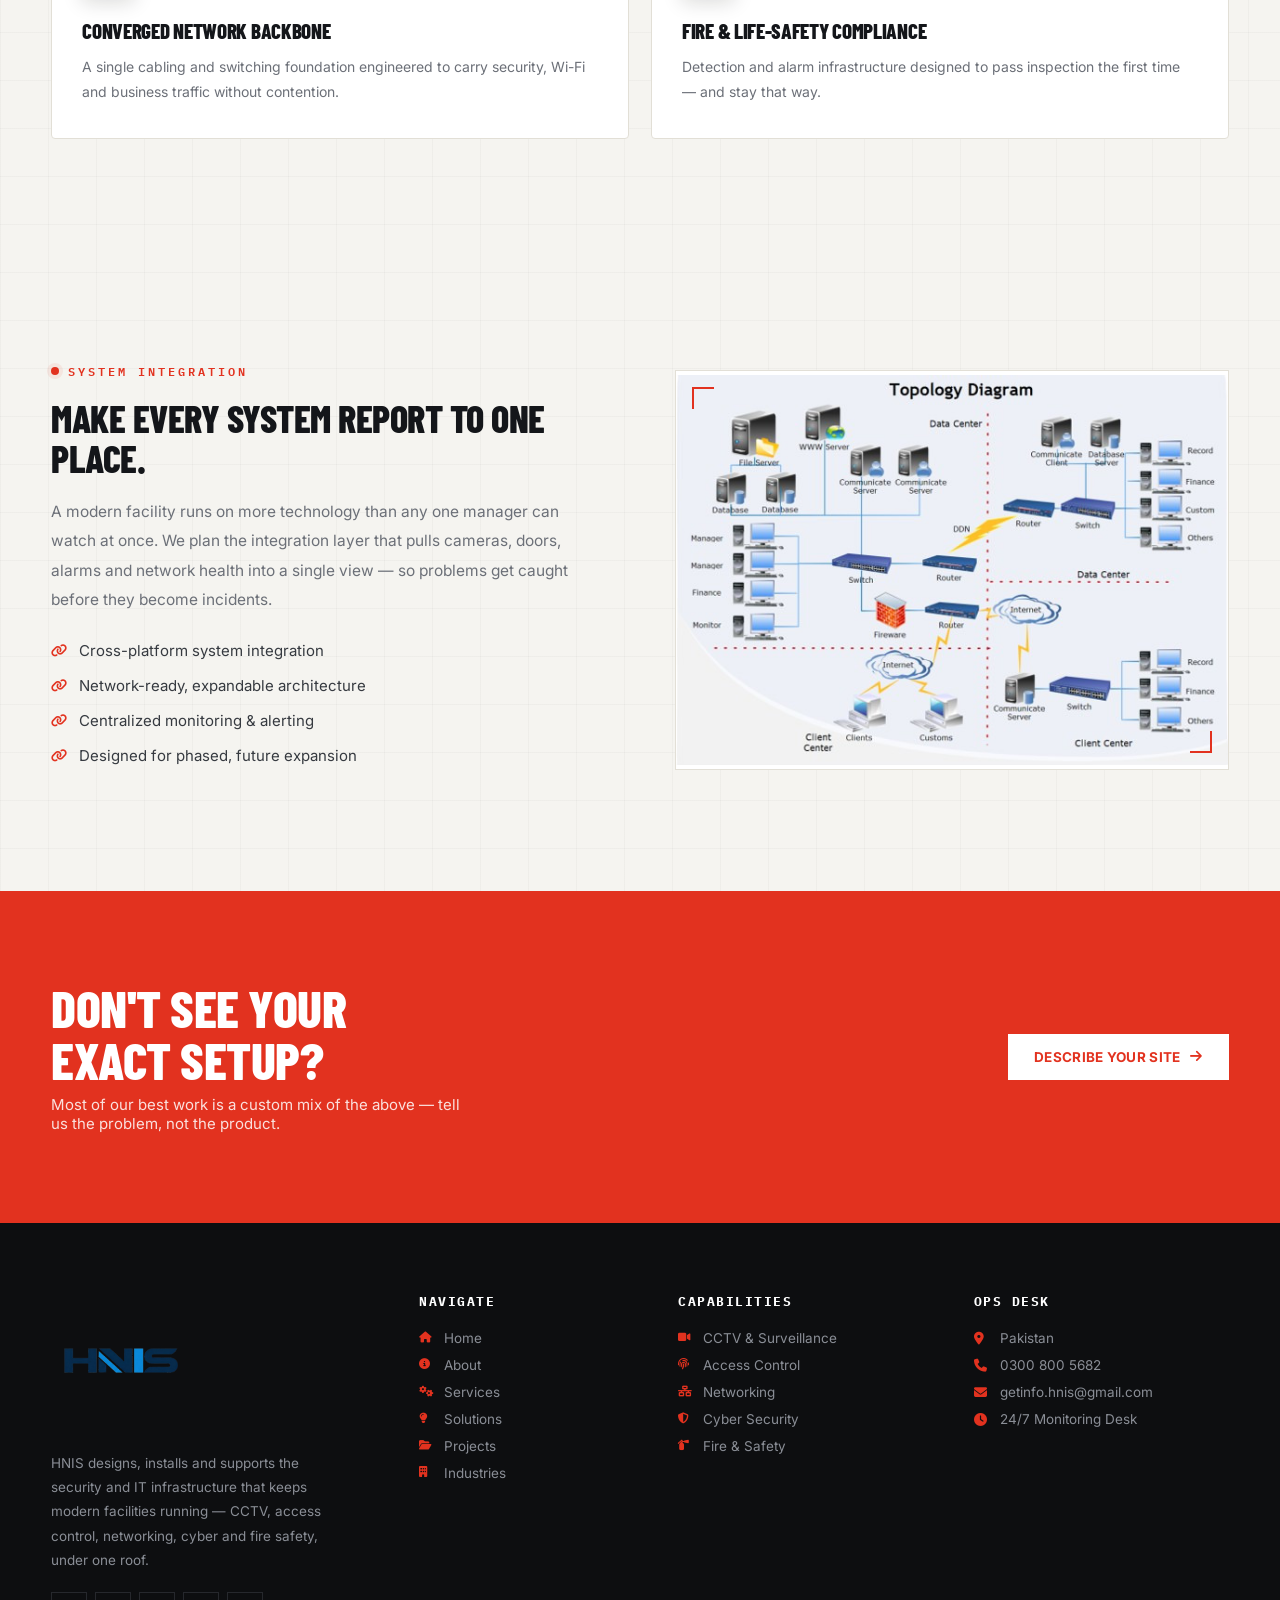
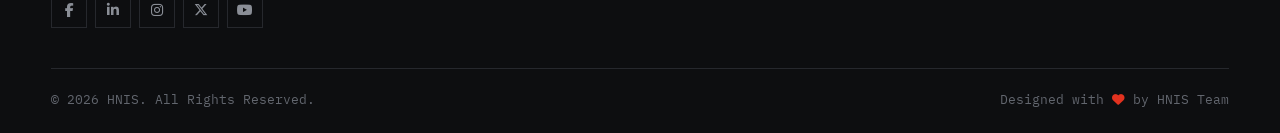
<file: solutions.html>
<!DOCTYPE html>
<html lang="en"><head>
<meta charset="UTF-8"><meta name="viewport" content="width=device-width, initial-scale=1.0">
<title>Integrated Security Solutions | HNIS Pakistan</title>
<meta name="description" content="Packaged, integrated security and infrastructure solutions from HNIS — enterprise security suites, smart facility packages and surveillance-as-a-service.">
<meta name="keywords" content="integrated security solutions Pakistan, enterprise security systems, smart building solutions Pakistan">
<meta name="robots" content="index, follow">
<meta name="author" content="HNIS">
<link rel="canonical" href="https://hni-s.github.io/solutions.html">
<meta property="og:type" content="website">
<meta property="og:site_name" content="HNIS">
<meta property="og:title" content="Integrated Security Solutions | HNIS Pakistan">
<meta property="og:description" content="Packaged, integrated security and infrastructure solutions from HNIS — enterprise security suites, smart facility packages and surveillance-as-a-service.">
<meta property="og:url" content="https://hni-s.github.io/solutions.html">
<meta property="og:image" content="https://hni-s.github.io/images/logo.png">
<meta property="og:locale" content="en_PK">
<meta name="twitter:card" content="summary_large_image">
<meta name="twitter:title" content="Integrated Security Solutions | HNIS Pakistan">
<meta name="twitter:description" content="Packaged, integrated security and infrastructure solutions from HNIS — enterprise security suites, smart facility packages and surveillance-as-a-service.">
<meta name="twitter:image" content="https://hni-s.github.io/images/logo.png">
<meta name="geo.region" content="PK">
<meta name="geo.placename" content="Pakistan">
<link rel="icon" href="images/logo.png">
<link rel="preconnect" href="https://fonts.googleapis.com"><link rel="preconnect" href="https://fonts.gstatic.com" crossorigin>
<link href="https://fonts.googleapis.com/css2?family=Inter:wght@400;500;600;700;800&family=Barlow+Condensed:wght@600;700;800;900&family=IBM+Plex+Mono:wght@400;500;600&display=swap" rel="stylesheet">
<link rel="stylesheet" href="https://cdnjs.cloudflare.com/ajax/libs/font-awesome/6.5.2/css/all.min.css">
<link rel="stylesheet" href="css/style.css">
<script type="application/ld+json">
{
  "@context": "https://schema.org",
  "@type": "ProfessionalService",
  "@id": "https://hni-s.github.io/#organization",
  "name": "HNIS - HN Integrated Solutions",
  "alternateName": "HNIS",
  "url": "https://hni-s.github.io/",
  "logo": "https://hni-s.github.io/images/logo.png",
  "image": "https://hni-s.github.io/images/logo.png",
  "description": "HNIS designs, installs and monitors CCTV, access control, networking, cyber security and fire safety systems for facilities across Pakistan.",
  "telephone": "+92-300-8005682",
  "email": "getinfo.hnis@gmail.com",
  "priceRange": "$$",
  "address": {
    "@type": "PostalAddress",
    "addressCountry": "PK"
  },
  "areaServed": {
    "@type": "Country",
    "name": "Pakistan"
  },
  "sameAs": []
}
</script>
</head><body>
<header><div class="container"><nav>
<a class="logo" href="index.html"><img src="images/logo.png" alt="HNIS Logo"><span class="logo-text">HNIS</span></a>
<ul class="nav-links" id="navLinks">
<li><a href="index.html">Home</a></li>
<li><a href="about.html">About</a></li>
<li><a href="services.html">Services</a></li>
<li><a href="solutions.html" class="active">Solutions</a></li>
<li><a href="projects.html">Projects</a></li>
<li><a href="industries.html">Industries</a></li>
<li><a href="contact.html">Contact</a></li>
</ul>
<a class="nav-btn" href="contact.html">Get Quote</a>
<div class="menu" id="menu"><i class="fa-solid fa-bars"></i></div>
</nav></div></header>

<section class="page-hero">
  <div class="container page-hero-inner">
    <div class="eyebrow">Integrated Solutions</div>
    <h1>ONE COMPANY.<br><span>COMPLETE SOLUTIONS.</span></h1>
    <p>Packaged the way facilities actually get built — as one connected system, not six separate purchase orders that never quite talk to each other.</p>
  </div>
</section>

<section>
  <div class="container">
    <div class="badge-grid two">
      <div class="badge-card reveal">
        <div class="badge-photo"><img src="images/enterprise-security.jpg" alt="Enterprise Security Suite"></div>
        <div class="badge-icon"><i class="fa-solid fa-building-shield"></i></div>
        <h3>Enterprise Security Suite</h3>
        <p>CCTV, access control and centralized monitoring designed as one platform for offices and large facilities — not three separate systems bolted together.</p>
      </div>
      <div class="badge-card reveal">
        <div class="badge-photo"><img src="images/smart-building.jpg" alt="Smart Facility Package"></div>
        <div class="badge-icon"><i class="fa-solid fa-city"></i></div>
        <h3>Smart Facility Package</h3>
        <p>Connected sensors, access points and controls that give facility managers one dashboard instead of five logins.</p>
      </div>
      <div class="badge-card reveal">
        <div class="badge-photo"><img src="images/video-surveillance.jpg" alt="Surveillance-as-a-Service"></div>
        <div class="badge-icon"><i class="fa-solid fa-video"></i></div>
        <h3>Surveillance-as-a-Service</h3>
        <p>We own the maintenance headache. You get camera uptime, footage retention and a monthly health report.</p>
      </div>
      <div class="badge-card reveal">
        <div class="badge-photo"><img src="images/integrated-access.jpg" alt="Access & Attendance Platform"></div>
        <div class="badge-icon"><i class="fa-solid fa-fingerprint"></i></div>
        <h3>Access &amp; Attendance Platform</h3>
        <p>One credential for doors, gates and clock-in — synced to HR, not managed in a spreadsheet on someone's desktop.</p>
      </div>
      <div class="badge-card reveal">
        <div class="badge-photo"><img src="images/networking-system.jpg" alt="Converged Network Backbone"></div>
        <div class="badge-icon"><i class="fa-solid fa-network-wired"></i></div>
        <h3>Converged Network Backbone</h3>
        <p>A single cabling and switching foundation engineered to carry security, Wi-Fi and business traffic without contention.</p>
      </div>
      <div class="badge-card reveal">
        <div class="badge-photo"><img src="images/fire-life-safety.jpg" alt="Fire & Life-Safety Compliance"></div>
        <div class="badge-icon"><i class="fa-solid fa-fire"></i></div>
        <h3>Fire &amp; Life-Safety Compliance</h3>
        <p>Detection and alarm infrastructure designed to pass inspection the first time — and stay that way.</p>
      </div>
    </div>
  </div>
</section>

<section>
  <div class="container split">
    <div class="reveal">
      <div class="eyebrow">System Integration</div>
      <h2 style="font-size:38px;text-transform:uppercase;color:var(--ink);line-height:1.05">Make Every System Report To One Place.</h2>
      <p class="lead" style="margin-top:18px">A modern facility runs on more technology than any one manager can watch at once. We plan the integration layer that pulls cameras, doors, alarms and network health into a single view — so problems get caught before they become incidents.</p>
      <ul class="checks">
        <li><i class="fa-solid fa-link"></i>Cross-platform system integration</li>
        <li><i class="fa-solid fa-link"></i>Network-ready, expandable architecture</li>
        <li><i class="fa-solid fa-link"></i>Centralized monitoring &amp; alerting</li>
        <li><i class="fa-solid fa-link"></i>Designed for phased, future expansion</li>
      </ul>
    </div>
    <div class="visual reveal" style="min-height:400px;padding:0;">
      <div class="visual-corner tl"></div>
      <div class="visual-corner br"></div>
      <img src="images/networking-system.jpg" alt="System integration diagram" style="width:100%;height:100%;object-fit:cover;">
    </div>
  </div>
</section>

<section class="cta-band">
  <div class="container cta-band-inner">
    <div class="reveal">
      <h2>Don't See Your<br>Exact Setup?</h2>
      <p>Most of our best work is a custom mix of the above — tell us the problem, not the product.</p>
    </div>
    <a href="contact.html" class="btn primary reveal">Describe Your Site <i class="fa-solid fa-arrow-right"></i></a>
  </div>
</section>

<footer><div class="container"><div class="footer-grid">
<div class="footer-brand">
  <div class="footer-logo"><img src="images/logo.png" alt="HNIS Logo"></div>
  <p class="brand-desc">HNIS designs, installs and supports the security and IT infrastructure that keeps modern facilities running — CCTV, access control, networking, cyber and fire safety, under one roof.</p>
  <div class="footer-social">
    <a href="#" title="Facebook"><i class="fa-brands fa-facebook-f"></i></a>
    <a href="#" title="LinkedIn"><i class="fa-brands fa-linkedin-in"></i></a>
    <a href="#" title="Instagram"><i class="fa-brands fa-instagram"></i></a>
    <a href="#" title="Twitter"><i class="fa-brands fa-x-twitter"></i></a>
    <a href="#" title="YouTube"><i class="fa-brands fa-youtube"></i></a>
  </div>
</div>
<div class="footer-links"><h4>Navigate</h4><ul>
  <li><a href="index.html"><i class="fa-solid fa-house"></i> Home</a></li>
  <li><a href="about.html"><i class="fa-solid fa-info-circle"></i> About</a></li>
  <li><a href="services.html"><i class="fa-solid fa-cogs"></i> Services</a></li>
  <li><a href="solutions.html"><i class="fa-solid fa-lightbulb"></i> Solutions</a></li>
  <li><a href="projects.html"><i class="fa-solid fa-folder-open"></i> Projects</a></li>
  <li><a href="industries.html"><i class="fa-solid fa-building"></i> Industries</a></li>
</ul></div>
<div class="footer-links"><h4>Capabilities</h4><ul>
  <li><a href="services.html"><i class="fa-solid fa-video"></i> CCTV &amp; Surveillance</a></li>
  <li><a href="services.html"><i class="fa-solid fa-fingerprint"></i> Access Control</a></li>
  <li><a href="services.html"><i class="fa-solid fa-network-wired"></i> Networking</a></li>
  <li><a href="services.html"><i class="fa-solid fa-shield-halved"></i> Cyber Security</a></li>
  <li><a href="services.html"><i class="fa-solid fa-fire-extinguisher"></i> Fire &amp; Safety</a></li>
</ul></div>
<div class="footer-links"><h4>Ops Desk</h4><ul class="contact-info-list">
  <li><i class="fa-solid fa-location-dot"></i> <span>Pakistan</span></li>
  <li><i class="fa-solid fa-phone"></i> <span><a href="tel:+923008005682" style="color:inherit">0300 800 5682</a></span></li>
  <li><i class="fa-solid fa-envelope"></i> <span><a href="mailto:getinfo.hnis@gmail.com" style="color:inherit">getinfo.hnis@gmail.com</a></span></li>
  <li><i class="fa-solid fa-clock"></i> <span>24/7 Monitoring Desk</span></li>
</ul></div>
</div>
<div class="copyright">
  <span>© <span data-year>2026</span> HNIS. All Rights Reserved.</span>
  <span>Designed with <i class="fa-solid fa-heart"></i> by HNIS Team</span>
</div>
</div></footer>

<div class="fab-container">
  <a href="tel:+923008005682" class="fab fab-phone" title="Call Us"><i class="fa-solid fa-phone"></i><span class="fab-tooltip">Call Us</span></a>
  <a href="https://wa.me/923008005682" class="fab fab-whatsapp" title="WhatsApp" target="_blank"><i class="fa-brands fa-whatsapp"></i><span class="fab-tooltip">WhatsApp</span></a>
  <a href="#" class="fab fab-ai" id="aiAssistantBtn" title="Ask HNIS"><i class="fa-solid fa-robot"></i><span class="fab-tooltip">Ask HNIS</span></a>
</div>
<script src="js/script.js"></script></body></html>
</file>
<file: css/style.css>
/* =========================================================
   HNIS — "PERIMETER" DESIGN SYSTEM
   Concept: a security operations desk rendered as a website.
   Light paper canvas + graphite ink + a single signal-red
   accent used the way a control room uses red: sparingly,
   for what actually matters. The hero's dark monitor panel
   is the one deliberate contrast moment.
   ========================================================= */

:root {
  --paper: #f5f4f0;
  --paper-2: #ebe9e2;
  --ink: #14161a;
  --panel: #ffffff;
  --line: #e2dfd6;
  --steel: #6c7078;
  --steel-2: #9a9da3;
  --dark: #0d0e10;
  --dark-2: #18191d;
  --dark-line: #26282d;
  --signal: #e2321f;
  --signal-2: #ff5a3d;
  --signal-dim: rgba(226, 50, 31, 0.08);
  --shadow: 0 24px 60px rgba(20, 18, 14, 0.10);
  --shadow-dark: 0 30px 80px rgba(0, 0, 0, 0.45);
  --display: 'Barlow Condensed', 'Inter', sans-serif;
  --mono: 'IBM Plex Mono', monospace;
}

* { margin: 0; padding: 0; box-sizing: border-box; }
html { scroll-behavior: smooth; }

body {
  font-family: 'Inter', Arial, sans-serif;
  background: var(--paper);
  background-image:
    linear-gradient(rgba(20,18,14,0.028) 1px, transparent 1px),
    linear-gradient(90deg, rgba(20,18,14,0.028) 1px, transparent 1px);
  background-size: 48px 48px;
  color: var(--ink);
  overflow-x: hidden;
}

a { text-decoration: none; color: inherit; }
img { max-width: 100%; }
ul { list-style: none; }

.container { width: min(1200px, 92%); margin: auto; position: relative; }

h1, h2, h3, h4 { font-family: var(--display); font-weight: 800; letter-spacing: -0.5px; }

/* ===== CUSTOM CURSOR (reticle) ===== */
@media (pointer: fine) {
  body { cursor: none; }
  input, textarea, select { cursor: auto; }
}
#cursor-dot, #cursor-ring {
  position: fixed; top: 0; left: 0; pointer-events: none; z-index: 9999;
  transform: translate(-50%, -50%); will-change: transform;
}
#cursor-dot { width: 5px; height: 5px; border-radius: 50%; background: var(--signal); }
#cursor-ring {
  width: 26px; height: 26px; border: 1.5px solid rgba(226,50,31,0.55);
  transition: width .2s ease, height .2s ease, border-radius .2s ease, background .2s ease;
}
#cursor-ring::before, #cursor-ring::after { content: ""; position: absolute; background: rgba(226,50,31,0.5); }
#cursor-ring::before { width: 1px; height: 7px; left: 50%; top: -8px; transform: translateX(-50%); }
#cursor-ring::after { width: 1px; height: 7px; left: 50%; bottom: -8px; transform: translateX(-50%); }
#cursor-ring.hover { width: 50px; height: 50px; background: rgba(226,50,31,0.06); border-color: var(--signal); }
@media (max-width: 900px) {
  #cursor-dot, #cursor-ring { display: none; }
  @media (pointer: fine) { body { cursor: auto; } }
}

/* ===== HEADER ===== */
header {
  position: fixed; top: 0; left: 0; width: 100%; z-index: 1000;
  background: rgba(245, 244, 240, 0.86);
  backdrop-filter: blur(14px) saturate(140%);
  border-bottom: 1px solid var(--line);
}
nav { height: 88px; display: flex; align-items: center; justify-content: space-between; }
.logo { display: flex; align-items: center; gap: 10px; }
.logo img { width: 140px; height: auto; object-fit: contain; display: block; }
.logo-text { display: none; }

.nav-links { display: flex; gap: 4px; list-style: none; align-items: center; }
.nav-links li { position: relative; }
.nav-links a {
  font-size: 12.5px; font-weight: 600; font-family: var(--mono); letter-spacing: 0.5px;
  color: var(--steel); position: relative; z-index: 2; padding: 9px 15px; display: inline-block;
  transition: color .25s ease;
}
.nav-links a:before {
  content: ""; position: absolute; left: 8px; right: 8px; bottom: 4px; height: 2px;
  background: var(--signal); transform: scaleX(0); transform-origin: left; transition: transform .3s ease; z-index: -1;
}
.nav-links a:hover, .nav-links a.active { color: var(--ink); }
.nav-links a:hover:before, .nav-links a.active:before { transform: scaleX(1); }

.nav-btn {
  padding: 11px 22px; border: 1px solid var(--ink); color: var(--ink); background: transparent;
  font-weight: 700; font-size: 13px; transition: 0.25s; display: inline-flex; align-items: center; gap: 9px;
}
.nav-btn:hover { background: var(--ink); color: var(--paper); }
.menu { display: none; font-size: 22px; color: var(--ink); cursor: pointer; }

/* ===== STATUS PILL / EYEBROW ===== */
.eyebrow {
  color: var(--signal); font-size: 11.5px; font-weight: 600; font-family: var(--mono);
  letter-spacing: 3px; text-transform: uppercase; margin-bottom: 18px;
  display: inline-flex; align-items: center; gap: 9px;
}
.eyebrow::before {
  content: ""; width: 8px; height: 8px; border-radius: 50%; background: var(--signal);
  box-shadow: 0 0 0 4px var(--signal-dim); animation: pulseDot 1.8s ease-in-out infinite;
}
@keyframes pulseDot { 0%,100%{ box-shadow:0 0 0 4px var(--signal-dim);} 50%{ box-shadow:0 0 0 7px transparent;} }

/* ===== PAGE HERO (interior pages) ===== */
.page-hero { padding: 175px 0 90px; position: relative; overflow: hidden; }
.page-hero .eyebrow { justify-content: center; }
.page-hero-inner { text-align: center; max-width: 780px; margin: 0 auto; }
.page-hero h1 {
  font-size: clamp(46px, 7vw, 84px); line-height: 0.95; text-transform: uppercase; color: var(--ink);
}
.page-hero h1 span { color: var(--signal); }
.page-hero p { max-width: 620px; margin: 22px auto 0; color: var(--steel); line-height: 1.8; font-size: 16px; }

/* ===== SECTIONS ===== */
section { padding: 110px 0; position: relative; }
.section-head { margin-bottom: 55px; max-width: 640px; }
.section-head.center { text-align: center; margin-left: auto; margin-right: auto; }
.section-head h2 { font-size: clamp(34px, 4.5vw, 54px); color: var(--ink); text-transform: uppercase; line-height: 1; }
.section-head h2 em { font-style: normal; color: var(--signal); }
.section-head p { color: var(--steel); margin-top: 16px; line-height: 1.8; font-size: 15.5px; }

/* ===== HERO (home) ===== */
.hero { padding: 160px 0 100px; position: relative; }
.hero-grid { display: grid; grid-template-columns: 1.05fr 0.95fr; gap: 60px; align-items: center; }
.hero h1 { font-size: clamp(48px, 6.4vw, 92px); line-height: 0.92; text-transform: uppercase; color: var(--ink); }
.hero h1 span { color: var(--signal); }
.hero-sub { margin-top: 22px; max-width: 520px; color: var(--steel); font-size: 16.5px; line-height: 1.85; }
.hero-actions { display: flex; gap: 14px; margin-top: 34px; flex-wrap: wrap; }

.stat-chips { display: flex; gap: 28px; margin-top: 46px; flex-wrap: wrap; }
.stat-chip { display: flex; flex-direction: column; gap: 2px; }
.stat-chip strong { font-family: var(--display); font-size: 30px; color: var(--ink); line-height: 1; }
.stat-chip span { font-family: var(--mono); font-size: 11px; color: var(--steel); letter-spacing: 0.5px; text-transform: uppercase; margin-top: 4px; }

/* ===== BUTTONS ===== */
.btn {
  padding: 15px 26px; font-weight: 700; font-size: 13.5px; letter-spacing: 0.3px;
  display: inline-flex; align-items: center; gap: 10px; transition: transform .18s ease, background .25s ease, color .25s ease, box-shadow .25s ease;
  will-change: transform; text-transform: uppercase;
}
.primary { background: var(--signal); color: #fff; box-shadow: 0 14px 34px rgba(226,50,31,0.28); }
.primary:hover { background: #c62a19; box-shadow: 0 18px 40px rgba(226,50,31,0.38); }
.outline { border: 1px solid var(--ink); color: var(--ink); background: transparent; }
.outline:hover { background: var(--ink); color: var(--paper); }

/* ===== MONITOR PANEL (signature element) ===== */
.monitor {
  background: var(--dark); border-radius: 14px; overflow: hidden;
  box-shadow: var(--shadow-dark); border: 1px solid var(--dark-line);
  transform: rotate(0.4deg);
}
.monitor-bar { display: flex; align-items: center; gap: 8px; padding: 14px 18px; background: var(--dark-2); border-bottom: 1px solid var(--dark-line); }
.monitor-dot { width: 9px; height: 9px; border-radius: 50%; }
.monitor-dot.red { background: #e2321f; }
.monitor-dot.amber { background: #ffb020; }
.monitor-dot.green { background: #2ecc71; }
.monitor-title { margin-left: 8px; font-family: var(--mono); font-size: 11.5px; color: #7d818a; letter-spacing: 1px; }
.monitor-rec { margin-left: auto; font-family: var(--mono); font-size: 10.5px; color: var(--signal-2); display: flex; align-items: center; gap: 6px; letter-spacing: 1px; }
.monitor-rec::before { content: ""; width: 6px; height: 6px; border-radius: 50%; background: var(--signal-2); animation: recBlink 1.1s infinite; }
@keyframes recBlink { 50% { opacity: 0.15; } }

.monitor-body {
  position: relative; padding: 26px 22px; min-height: 300px;
  font-family: var(--mono); font-size: 12.5px; line-height: 2.05; color: #b9bdc6; overflow: hidden;
}
.monitor-body .feed-line { white-space: pre; opacity: 0; }
.monitor-body .feed-line .ok { color: #52d67a; }
.monitor-body .feed-line .warn { color: #ffb020; }
.monitor-body .feed-line .tag { color: var(--signal-2); }
.monitor-caret { display: inline-block; width: 7px; height: 13px; background: var(--signal-2); vertical-align: -2px; animation: caretBlink 0.9s steps(1) infinite; }
@keyframes caretBlink { 50% { opacity: 0; } }
.monitor-body::after {
  content: ""; position: absolute; left: 0; right: 0; height: 60px; top: -60px;
  background: linear-gradient(180deg, transparent, rgba(226,50,31,0.06), transparent);
  animation: scanSweep 4.5s linear infinite;
}
@keyframes scanSweep { to { top: 320px; } }

/* ===== MARQUEE ===== */
.marquee-wrap { padding: 34px 0; border-top: 1px solid var(--line); border-bottom: 1px solid var(--line); overflow: hidden; background: var(--panel); }
.marquee-label { text-align: center; font-family: var(--mono); font-size: 11px; color: var(--steel); letter-spacing: 3px; margin-bottom: 22px; text-transform: uppercase; }
.marquee-track { display: flex; gap: 90px; width: max-content; animation: marqueeScroll 26s linear infinite; align-items: center; }
.marquee-track img { height: 32px; width: auto; object-fit: contain; filter: grayscale(100%); opacity: 0.55; transition: opacity .3s ease, filter .3s ease; }
.marquee-track img:hover { opacity: 1; filter: grayscale(0%); }
@keyframes marqueeScroll { to { transform: translateX(-50%); } }

/* ===== BADGE CARDS ===== */
.badge-grid { display: grid; gap: 22px; }
.badge-grid.three { grid-template-columns: repeat(3, 1fr); }
.badge-grid.two { grid-template-columns: repeat(2, 1fr); }

.badge-card {
  background: var(--panel); border: 1px solid var(--line); border-radius: 4px; padding: 34px 30px;
  position: relative; overflow: hidden; transition: transform .3s ease, box-shadow .3s ease, border-color .3s ease;
}
.badge-card::before {
  content: ""; position: absolute; top: 0; right: 0; width: 0; height: 0;
  border-style: solid; border-width: 0 34px 34px 0; border-color: transparent var(--paper-2) transparent transparent;
  transition: border-color .3s ease;
}
.badge-card:hover { transform: translateY(-6px); box-shadow: var(--shadow); border-color: #d7d3c6; }
.badge-card:hover::before { border-color: transparent var(--signal) transparent transparent; }

.badge-icon {
  width: 52px; height: 52px; display: flex; align-items: center; justify-content: center;
  border: 1px solid var(--ink); color: var(--ink); font-size: 20px; margin-bottom: 24px; transition: .3s;
  background: var(--panel);
}
.badge-card:hover .badge-icon { background: var(--ink); color: var(--paper); }

.badge-photo { height: 175px; margin: -34px -30px 0; overflow: hidden; position: relative; }
.badge-photo img { width: 100%; height: 100%; object-fit: cover; filter: grayscale(40%); transition: filter .4s ease, transform .6s ease; display: block; }
.badge-card:hover .badge-photo img { filter: grayscale(0%); transform: scale(1.07); }
.badge-photo + .badge-icon { margin-top: -26px; box-shadow: 0 8px 20px rgba(20,18,14,0.16); position: relative; z-index: 2; }

.badge-card h3 { font-size: 21px; color: var(--ink); margin-bottom: 12px; text-transform: uppercase; letter-spacing: -0.3px; }
.badge-card p { color: var(--steel); line-height: 1.75; font-size: 14px; }
.badge-card .tags { display: flex; flex-wrap: wrap; gap: 7px; margin-top: 18px; }
.badge-card .tags span {
  font-family: var(--mono); font-size: 10.5px; color: var(--steel); border: 1px solid var(--line);
  padding: 4px 9px; letter-spacing: 0.3px;
}
.badge-card .tag-num {
  position: absolute; top: 14px; left: 14px; z-index: 3; font-family: var(--mono); font-size: 11px;
  color: #fff; background: rgba(13,14,16,0.78); padding: 4px 9px; letter-spacing: 1px;
}

/* ===== DARK STATS BAND ===== */
.dark-band { background: var(--dark); color: var(--paper); padding: 90px 0; position: relative; }
.dark-band .section-head h2, .dark-band .eyebrow { color: var(--paper); }
.dark-band .eyebrow { color: var(--signal-2); }
.stats-grid { display: grid; grid-template-columns: repeat(4, 1fr); gap: 30px; }
.stat-lg { border-left: 2px solid var(--dark-line); padding-left: 22px; }
.stat-lg .stat-number { font-family: var(--display); font-size: clamp(40px, 4.5vw, 58px); color: var(--paper); line-height: 1; font-variant-numeric: tabular-nums; }
.stat-lg p { font-family: var(--mono); font-size: 12px; color: #8a8e96; letter-spacing: 1px; text-transform: uppercase; margin-top: 10px; }

/* ===== SPLIT LAYOUT ===== */
.split { display: grid; grid-template-columns: 1fr 1fr; gap: 70px; align-items: center; }
.checks { margin-top: 26px; }
.checks li { display: flex; align-items: flex-start; gap: 12px; margin: 16px 0; color: #363a40; font-size: 15px; }
.checks i { color: var(--signal); margin-top: 3px; font-size: 13px; }
.lead { color: var(--steel); line-height: 1.9; font-size: 15.5px; }

.visual {
  min-height: 400px; border: 1px solid var(--line); background: var(--panel);
  display: flex; align-items: center; justify-content: center; position: relative; overflow: hidden;
}
.visual > i { font-size: 130px; color: var(--paper-2); }
.visual .visual-corner { position: absolute; width: 22px; height: 22px; border: 2px solid var(--signal); }
.visual .visual-corner.tl { top: 16px; left: 16px; border-right: none; border-bottom: none; }
.visual .visual-corner.br { bottom: 16px; right: 16px; border-left: none; border-top: none; }

/* ===== PROCESS STRIP ===== */
.process-strip { display: grid; grid-template-columns: repeat(4, 1fr); gap: 0; border: 1px solid var(--line); }
.process-step { padding: 34px 26px; border-right: 1px solid var(--line); position: relative; }
.process-step:last-child { border-right: none; }
.process-step .num { font-family: var(--display); font-size: 46px; color: var(--paper-2); -webkit-text-stroke: 1.5px var(--ink); color: transparent; line-height: 1; }
.process-step h4 { margin: 14px 0 8px; font-size: 17px; text-transform: uppercase; color: var(--ink); }
.process-step p { color: var(--steel); font-size: 13.5px; line-height: 1.7; }

/* ===== CTA BAND ===== */
.cta-band { background: var(--signal); color: #fff; padding: 90px 0; position: relative; overflow: hidden; }
.cta-band-inner { display: flex; justify-content: space-between; align-items: center; gap: 40px; flex-wrap: wrap; }
.cta-band h2 { font-size: clamp(32px, 4.5vw, 52px); text-transform: uppercase; line-height: 1; }
.cta-band p { margin-top: 10px; color: rgba(255,255,255,0.85); font-size: 15px; max-width: 420px; }
.cta-band .btn.primary { background: #fff; color: var(--signal); box-shadow: none; }
.cta-band .btn.primary:hover { background: var(--dark); color: #fff; }

/* ===== PROJECTS — ANIMATED SLIDESHOW ===== */
.badge-card.project { padding: 0; }
.project-img { height: 230px; position: relative; overflow: hidden; background: var(--paper-2); }
.project-img .slide { position: absolute; inset: 0; opacity: 0; transition: opacity 1.1s ease; }
.project-img .slide.active { opacity: 1; }
.project-img .slide img { width: 100%; height: 100%; object-fit: cover; filter: grayscale(35%); transition: filter .4s ease; display: block; }
.badge-card.project:hover .slide.active img { filter: grayscale(0%); }
.project-img .slide-fallback { position: absolute; inset: 0; display: flex; align-items: center; justify-content: center; }
.project-img i { font-size: 60px; color: var(--paper-2); }
.slide-dots { position: absolute; bottom: 12px; left: 50%; transform: translateX(-50%); display: flex; gap: 6px; z-index: 3; }
.slide-dots span { width: 5px; height: 5px; border-radius: 50%; background: rgba(255,255,255,0.55); transition: .3s; box-shadow: 0 1px 3px rgba(0,0,0,0.3); }
.slide-dots span.active { background: #fff; width: 16px; border-radius: 3px; }
.project-info { padding: 26px; }
.tag-label { display: inline-block; color: var(--signal); font-size: 10.5px; font-weight: 700; font-family: var(--mono); letter-spacing: 1.5px; text-transform: uppercase; margin-bottom: 10px; }

/* ===== FORM ===== */
.form { display: grid; gap: 16px; }
.form-row { display: grid; grid-template-columns: 1fr 1fr; gap: 16px; }
input, select, textarea {
  width: 100%; background: var(--panel); border: 1px solid var(--line); color: var(--ink);
  padding: 15px 16px; font: inherit; outline: none; transition: border-color .2s ease;
}
input::placeholder, textarea::placeholder { color: #9a9da3; }
input:focus, select:focus, textarea:focus { border-color: var(--signal); }
textarea { min-height: 150px; resize: vertical; }
.form-card { background: var(--panel); border: 1px solid var(--line); padding: 36px; box-shadow: var(--shadow); }

.contact-info .item { display: flex; gap: 16px; margin: 26px 0; }
.contact-info .item i { color: var(--signal); font-size: 20px; width: 24px; margin-top: 3px; }
.contact-info h4 { margin-bottom: 4px; color: var(--ink); font-size: 15px; text-transform: uppercase; letter-spacing: 0.3px; }
.contact-info p { color: var(--steel); line-height: 1.6; font-size: 14.5px; }

/* ===== FOOTER ===== */
footer { padding: 70px 0 26px; background: var(--dark); color: #c7cad0; }
.footer-grid { display: grid; grid-template-columns: 1.8fr 1.2fr 1.4fr 1.4fr; gap: 40px; margin-bottom: 40px; }
.footer-logo img { width: 140px; height: auto; margin-bottom: 14px; }
.brand-desc { color: #8a8e96; font-size: 13.5px; line-height: 1.8; margin-bottom: 20px; max-width: 280px; }
.footer-social { display: flex; gap: 8px; flex-wrap: wrap; }
.footer-social a {
  width: 36px; height: 36px; border: 1px solid var(--dark-line); display: flex; align-items: center; justify-content: center;
  color: #8a8e96; transition: .25s; font-size: 14px;
}
.footer-social a:hover { background: var(--signal); border-color: var(--signal); color: #fff; }

.footer-links h4 { color: #fff; font-size: 13px; font-family: var(--mono); letter-spacing: 1.5px; text-transform: uppercase; margin-bottom: 20px; }
.footer-links ul li { margin: 11px 0; }
.footer-links li a { color: #8a8e96; font-size: 13.5px; display: flex; align-items: center; gap: 9px; transition: .25s; }
.footer-links li a i { color: var(--signal); font-size: 11px; width: 16px; }
.footer-links li a:hover { color: #fff; transform: translateX(3px); }

.contact-info-list li { display: flex; align-items: flex-start; gap: 10px; color: #8a8e96; font-size: 13.5px; margin: 11px 0; }
.contact-info-list li i { color: var(--signal); font-size: 13px; width: 16px; margin-top: 2px; }

.copyright { border-top: 1px solid var(--dark-line); padding-top: 22px; display: flex; justify-content: space-between; color: #62666e; font-size: 12.5px; align-items: center; font-family: var(--mono); }
.copyright i { color: var(--signal); }

/* ===== AI ASSISTANT WIDGET ===== */
.assistant-panel {
  position: fixed; right: 24px; bottom: 96px; z-index: 1001; width: 340px; max-width: calc(100vw - 40px);
  max-height: 70vh; background: var(--panel); border: 1px solid var(--line); box-shadow: var(--shadow);
  display: flex; flex-direction: column; overflow: hidden;
  opacity: 0; visibility: hidden; transform: translateY(16px) scale(0.97); transform-origin: bottom right;
  transition: opacity .25s ease, transform .25s ease, visibility .25s;
}
.assistant-panel.open { opacity: 1; visibility: visible; transform: translateY(0) scale(1); }
.assistant-head {
  background: var(--ink); color: #fff; padding: 16px 18px; display: flex; align-items: center; gap: 10px;
}
.assistant-head i.fa-robot { color: var(--signal); font-size: 16px; }
.assistant-head strong { font-family: var(--display); text-transform: uppercase; font-size: 16px; letter-spacing: 0.3px; }
.assistant-head span.status { font-family: var(--mono); font-size: 10px; color: #9aa0a8; display: block; margin-top: 1px; }
.assistant-close { margin-left: auto; background: none; border: none; color: #9aa0a8; font-size: 15px; cursor: pointer; padding: 4px; }
.assistant-close:hover { color: #fff; }

.assistant-body { padding: 16px 18px; overflow-y: auto; flex: 1; display: flex; flex-direction: column; gap: 12px; }
.assistant-msg { font-size: 13.5px; line-height: 1.6; max-width: 92%; }
.assistant-msg.bot { background: var(--paper-2); padding: 11px 14px; align-self: flex-start; color: var(--ink); }
.assistant-msg.user { background: var(--ink); color: #fff; padding: 11px 14px; align-self: flex-end; }

.assistant-quick { display: flex; flex-direction: column; gap: 7px; margin-top: 4px; }
.assistant-quick button {
  text-align: left; background: var(--panel); border: 1px solid var(--line); padding: 10px 12px;
  font-size: 12.5px; color: var(--ink); cursor: pointer; transition: .2s; font-family: 'Inter', sans-serif;
}
.assistant-quick button:hover { border-color: var(--signal); color: var(--signal); }

.assistant-input-row { display: flex; border-top: 1px solid var(--line); }
.assistant-input-row input {
  flex: 1; border: none; padding: 13px 14px; font-size: 13px; background: transparent; color: var(--ink);
}
.assistant-input-row input:focus { outline: none; }
.assistant-input-row button {
  background: var(--signal); color: #fff; border: none; width: 46px; cursor: pointer; font-size: 14px;
}
.assistant-input-row button:hover { background: #c62a19; }

@media (max-width: 480px) {
  .assistant-panel { right: 14px; left: 14px; width: auto; bottom: 90px; }
}
.fab-container { position: fixed; right: 24px; bottom: 28px; z-index: 999; display: flex; flex-direction: column; gap: 12px; }
.fab {
  width: 54px; height: 54px; border-radius: 50%; display: flex; align-items: center; justify-content: center;
  color: #fff; font-size: 22px; box-shadow: 0 8px 26px rgba(0,0,0,0.25); transition: transform .25s ease, box-shadow .25s ease;
  border: none; cursor: pointer;
}
.fab:hover { transform: scale(1.1) translateY(-2px); }
.fab-phone { background: var(--ink); }
.fab-whatsapp { background: #1fae57; }
.fab-ai { background: var(--signal); }
.fab-tooltip {
  position: absolute; right: calc(100% + 14px); top: 50%; transform: translateY(-50%); background: var(--dark);
  color: #fff; padding: 6px 13px; font-size: 11.5px; font-weight: 600; white-space: nowrap; opacity: 0; visibility: hidden;
  transition: .25s;
}
.fab:hover .fab-tooltip { opacity: 1; visibility: visible; transform: translateY(-50%) translateX(-4px); }

/* ===== REVEAL ===== */
.reveal { opacity: 0; transform: translateY(26px); transition: opacity .7s ease, transform .7s ease; }
.reveal.show { opacity: 1; transform: none; }

/* ===== RESPONSIVE ===== */
@media(max-width: 1024px) {
  .hero-grid { grid-template-columns: 1fr; }
  .hero-sub { max-width: 100%; }
  .stats-grid { grid-template-columns: repeat(2, 1fr); }
  .process-strip { grid-template-columns: repeat(2, 1fr); }
  .process-step { border-bottom: 1px solid var(--line); }
  .footer-grid { grid-template-columns: 1fr 1fr; gap: 34px; }
}
@media(max-width: 900px) {
  .nav-links {
    position: absolute; top: 88px; left: 0; width: 100%; background: var(--paper);
    padding: 24px; display: none; flex-direction: column; text-align: center; border-bottom: 1px solid var(--line);
  }
  .nav-links.show { display: flex; }
  .menu { display: block; }
  .nav-btn { display: none; }
  .badge-grid.three, .badge-grid.two { grid-template-columns: 1fr 1fr; }
  .split { grid-template-columns: 1fr; }
  .cta-band-inner { text-align: center; justify-content: center; flex-direction: column; }
}
@media(max-width: 700px) {
  .badge-grid.three, .badge-grid.two { grid-template-columns: 1fr; }
  .form-row { grid-template-columns: 1fr; }
  .stats-grid { grid-template-columns: 1fr 1fr; }
  .process-strip { grid-template-columns: 1fr; }
  .footer-grid { grid-template-columns: 1fr; text-align: center; }
  .footer-logo, .footer-social { align-self: center; }
  .footer-social { justify-content: center; }
  .contact-info-list li, .footer-links li a { justify-content: center; }
  .copyright { flex-direction: column; gap: 8px; text-align: center; }
  .logo img { width: 108px; height: auto; }
  section { padding: 80px 0; }
  .page-hero { padding-top: 150px; }
}

@media (prefers-reduced-motion: reduce) {
  *, *::before, *::after { animation-duration: 0.001ms !important; transition-duration: 0.001ms !important; }
}
</file>
